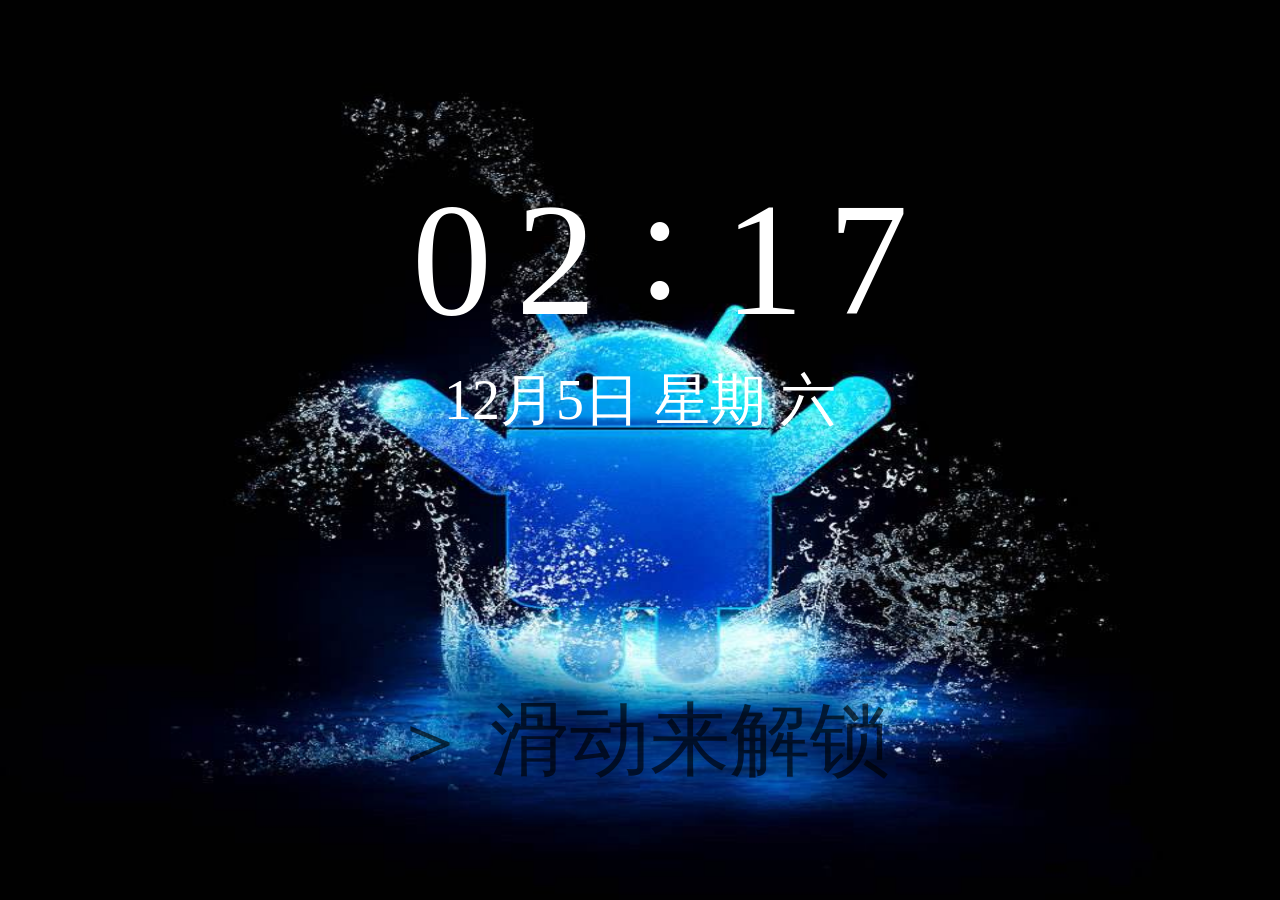
<file: Android/index.html>
<!DOCTYPE html>
<html>
	<head>
		<meta charset="UTF-8">
		<meta name="viewport" content="width=device-width,user-scalable=no" />
		<title>手机应用</title>
		<link rel="stylesheet" type="text/css" href="css/css.css"/>
		<script type="text/javascript">
			window.onload=function(){
				var fz=document.documentElement.clientWidth/20;
				document.getElementsByTagName("html")[0].style.fontSize=fz+"px";
				var interface=document.getElementById("interface");
				interface.style.display="block";
			}
		</script>
	</head>
	<body>
		<div id="interface">
			<div id="use_box">
				<div class="use"></div>
				<div class="use"></div>
				<div class="use"></div>
				<div class="use"></div>
				<div class="use"></div>
			</div>
			<div id="menu">
				<span class="lockScreen">锁屏</span>
			</div>
			<div id="shade"></div>
			<div id="shade1">	
				<div id="time_box">
					<div id="time" class="clearfix">
						<ul class="time_ul"><li></li></ul>
						<ul class="time_ul"><li></li></ul>
						<ul class="time_ul"><li></li></ul>
						<ul class="time_ul"><li></li></ul>
						<ul class="time_ul"><li></li></ul>
					</div>
					<div id="time_text"></div>
				</div>
				<div id="clear_box">＞ 滑动来解锁</div>
			</div>
		</div>
		<script src="TweenMax.min.js"></script>
		<script src="m.Tween.js"></script>
		<script src="jquery-3.1.1.js"></script>
		<script src="js/data.js"></script>
		<script src="js/data1.js"></script>
		<script src="js/html.js"></script>
		<script src="js/vr.js"></script>
		<script src="js/QQ.js"></script>
		<script src="js/animation.js"></script>
		<script src="js/index.js"></script>
	</body>
</html>
</file>
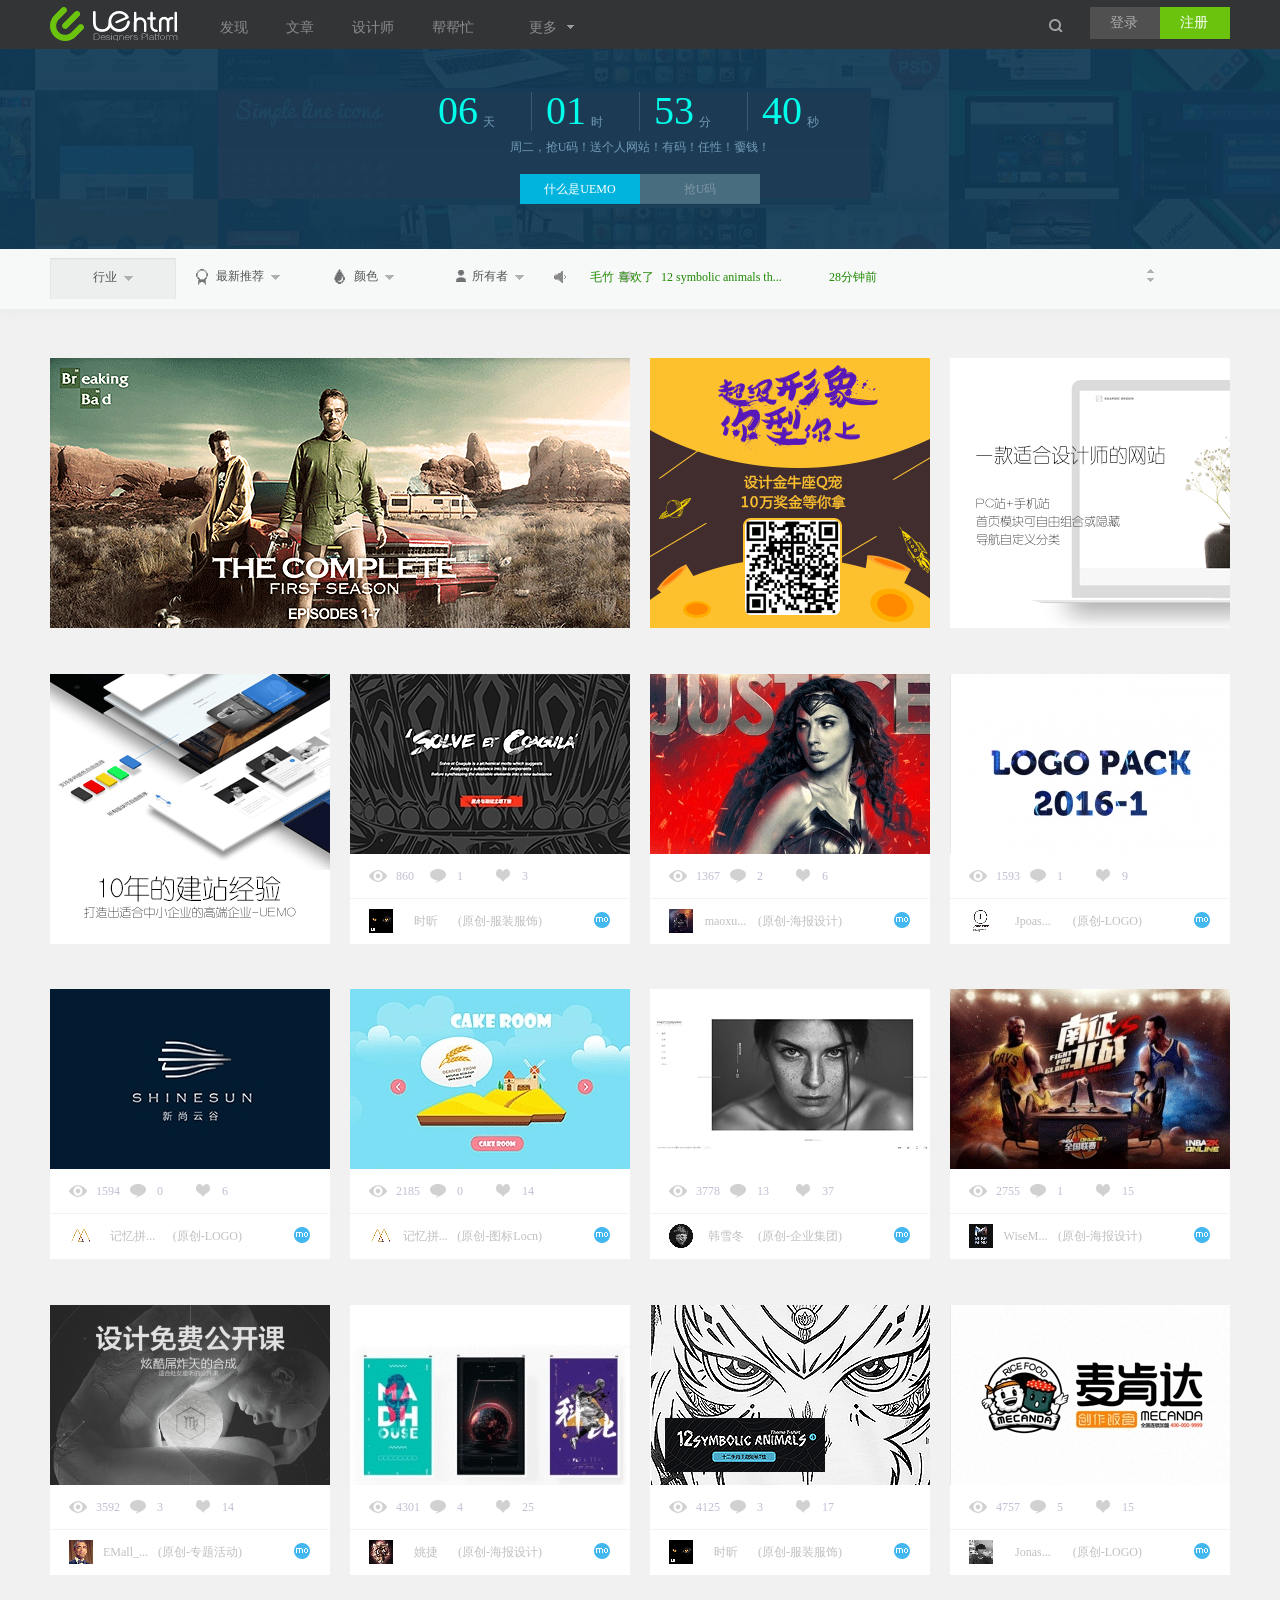
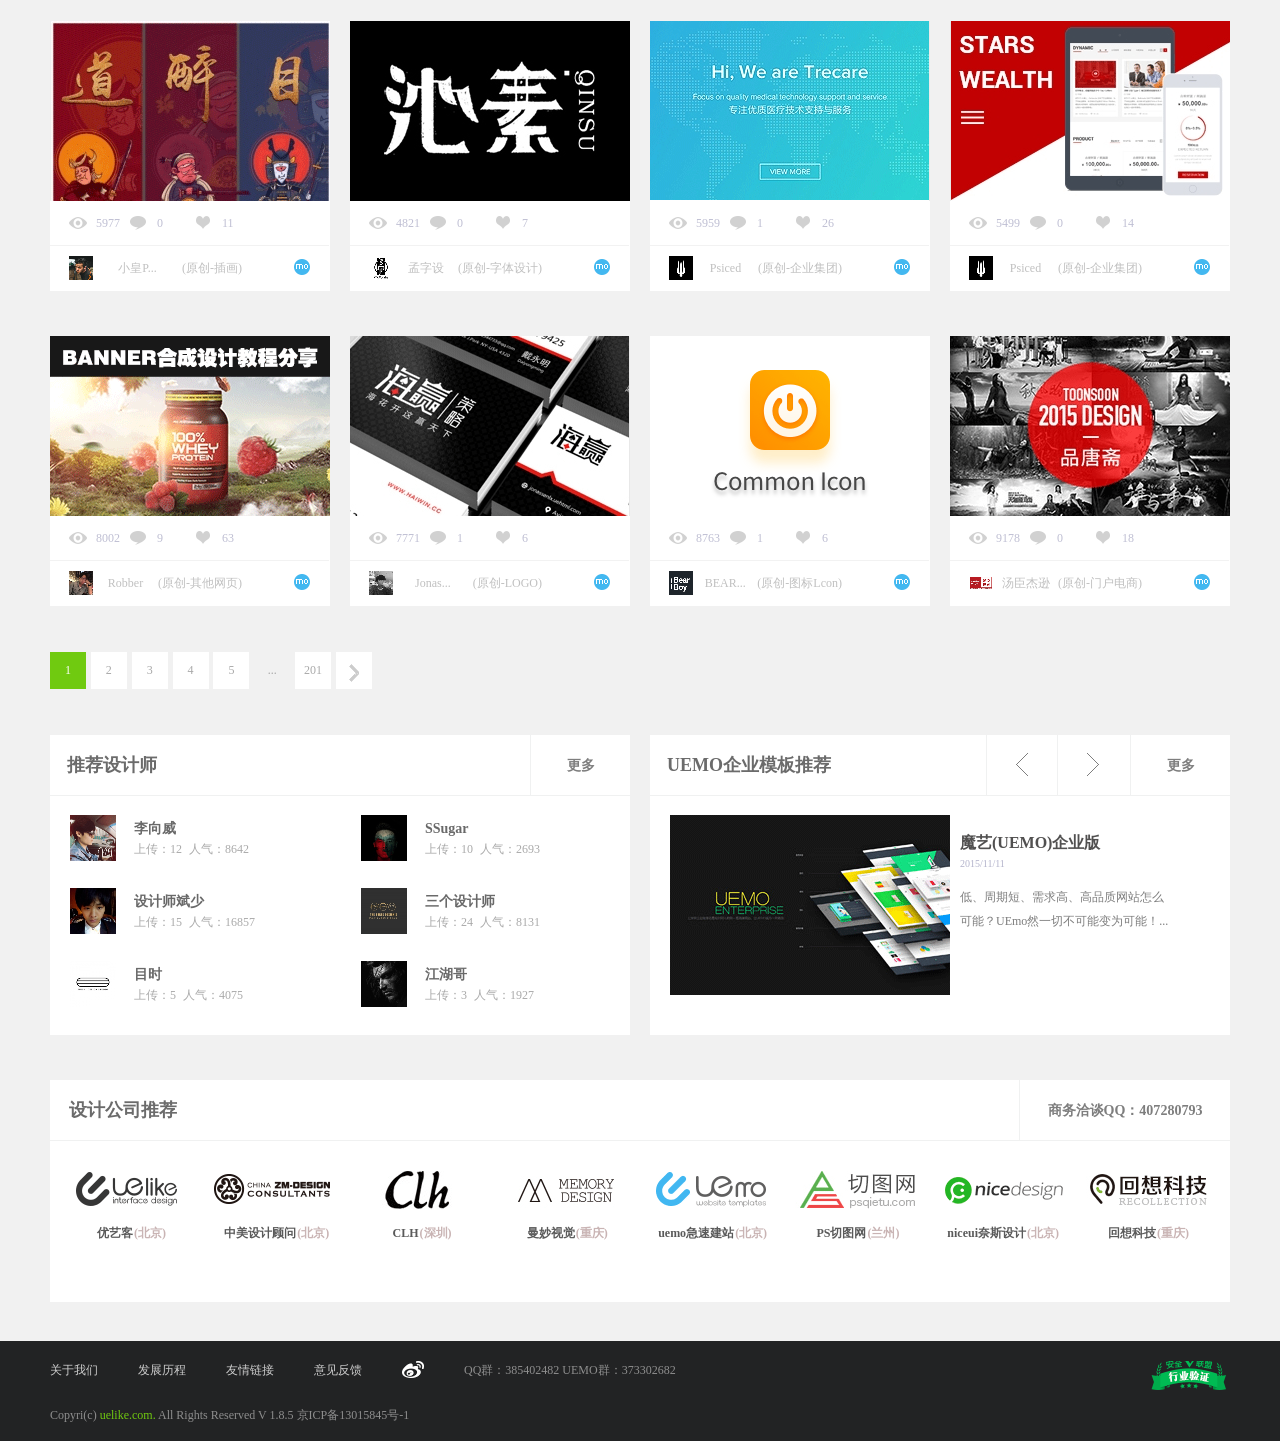
<file: PC/index.html>
<!DOCTYPE html>
<html>
	<head>
		<meta charset="utf-8" />
		<title></title>
		<link rel="stylesheet" href="css/index.css">
		<link rel="stylesheet" href="css/reset.css">
		<link rel="stylesheet" href="css/tool.css">
		<link rel="stylesheet" href="css/teng.css">
	</head>
	<body>
		<!--头部-->
		<header id="head">
			<!--顶部-->
			<div class="head_top">
				<div class="top_box unify clearfix">
					<h1 class="head_logo">
						<a href="" class="logo_content"></a>
					</h1>
					<nav class="navigation clearfix">
						<a href="" class="classify">发现</a>
						<a href="" class="classify">文章</a>
						<a href="" class="classify">设计师</a>
						<a href="" class="classify">帮帮忙</a>
						<a href="" class="classify xiaochu">
							<span class="text">更多</span>
							<span class="more"></span>
						</a>
					</nav>
					<div class="use clearfix">
						<a href="find" class="find">
							<span class="find_img"></span>
						</a>
						<a href="find" class="find debark">登录</a>
						<a href="find" class="find login">注册</a>
					</div>
				</div>
			</div>
			<!--头部2-->
			<div class="top_box2">
				<div class="top2 unify">
					<div class="notice_box">
						<ul class="time clearfix">
							<li class="time_content">
								<span class="figure">06</span>
								<span class="unit">天</span>
							</li>
							<li class="time_content">
								<span class="figure">01</span>
								<span class="unit">时</span>
							</li>
							<li class="time_content">
								<span class="figure">53</span>
								<span class="unit">分</span>
							</li>
							<li class="time_content bg-1">
								<span class="figure">40</span>
								<span class="unit">秒</span>
							</li>
						</ul>
						<div class="ad_text">周二，抢U码！送个人网站！有码！任性！嫑钱！</div>
						<div class="ad_select clearfix">
							<a href="" class="doubt doubt_bg">什么是UEMO</a>
							<a href="" class="doubt doubt_bg2">抢U码</a>
						</div>
					</div>
				</div>
			</div>
			<!--头部3-->
			<div class="top3">
				<div class="classify1 unify clearfix">
					<div class="menu">
						<div class="industry_box1">
							<a href="" class="industry">
								<span class="industry_text">行业</span>
								<span class="map"></span>
							</a>
						</div>
						<ul class="industry_box second">
							<li class="industry_content">
								<a href="" class="industry_text1">行业</a>
							</li>
							<li class="industry_content second1">
								<a href="" class="industry_text1">网页</a>
								<div class="second_1">
									<ul class="second_1-box">
										<li class="business_frame">
											<a href="" class="industry_text1">企业管理</a>
										</li>
										<li class="business_frame">
											<a href="" class="industry_text1">专题活动</a>
										</li>
										<li class="business_frame">
											<a href="" class="industry_text1">门户电商</a>
										</li>
										<li class="business_frame">
											<a href="" class="industry_text1">游戏网页</a>
										</li>
										<li class="business_frame">
											<a href="" class="industry_text1">汽车/车类</a>
										</li>
										<li class="business_frame">
											<a href="" class="industry_text1">服装服饰</a>
										</li>
										<li class="business_frame">
											<a href="" class="industry_text1">餐饮美食</a>
										</li>
										<li class="business_frame">
											<a href="" class="industry_text1">其他网页</a>
										</li>
									</ul>
								</div>
							</li>
							<li class="industry_content second2">
								<a href="" class="industry_text1">GUI</a>
								<div class="second_2">
									<ul class="second_1-box">
										<li class="business_frame">
											<a href="" class="industry_text1">图标lcon</a>
										</li>
										<li class="business_frame">
											<a href="" class="industry_text1">移动应用</a>
										</li>
										<li class="business_frame">
											<a href="" class="industry_text1">界面设计</a>
										</li>
										<li class="business_frame">
											<a href="" class="industry_text1">原型/UE</a>
										</li>
										<li class="business_frame">
											<a href="" class="industry_text1">UI动效</a>
										</li>
										<li class="business_frame">
											<a href="" class="industry_text1">其他GUI</a>
										</li>
									</ul>
								</div>
							</li>
							<li class="industry_content second3">
								<a href="" class="industry_text1">平面</a>
								<div class="second_2 second_3">
									<ul class="second_1-box">
										<li class="business_frame">
											<a href="" class="industry_text1">VI/CI</a>
										</li>
										<li class="business_frame">
											<a href="" class="industry_text1">LOGO</a>
										</li>
										<li class="business_frame">
											<a href="" class="industry_text1">字体设计</a>
										</li>
										<li class="business_frame">
											<a href="" class="industry_text1">海报设计</a>
										</li>
										<li class="business_frame">
											<a href="" class="industry_text1">图形设计</a>
										</li>
										<li class="business_frame">
											<a href="" class="industry_text1">包装设计</a>
										</li>
										<li class="business_frame">
											<a href="" class="industry_text1">其他平面</a>
										</li>
									</ul>
								</div>
							</li>
							<li class="industry_content second4">
								<a href="" class="industry_text1">摄影</a>
								<div class="second_2 second_4">
									<ul class="second_1-box">
										<li class="business_frame">
											<a href="" class="industry_text1">人像摄影n</a>
										</li>
										<li class="business_frame">
											<a href="" class="industry_text1">风光摄影</a>
										</li>
										<li class="business_frame">
											<a href="" class="industry_text1">婚礼婚纱</a>
										</li>
										<li class="business_frame">
											<a href="" class="industry_text1">摄影后期</a>
										</li>
										<li class="business_frame">
											<a href="" class="industry_text1">其他摄影</a>
										</li>
									</ul>
								</div>
							</li>
							<li class="industry_content second5">
								<a href="" class="industry_text1">其他</a>
								<div class="second_2 second_5">
									<ul class="second_1-box">
										<li class="business_frame">
											<a href="" class="industry_text1">插画</a>
										</li>
										<li class="business_frame">
											<a href="" class="industry_text1">三维</a>
										</li>
										<li class="business_frame">
											<a href="" class="industry_text1">建筑设计</a>
										</li>
										<li class="business_frame">
											<a href="" class="industry_text1">其他</a>
										</li>
									</ul>
								</div>
							</li>
						</ul>
					</div>
					<div class="newest_box">
						<div class="industry_box2">
							<a href="" class="industry">
								<span class="map1"></span>
								<span class="industry_text">最新推荐</span>
								<span class="map"></span>
							</a>
						</div>
						<ul class="industry_box newest_menu">
							<li class="industry_content">
								<a href="" class="industry_text1">最新推荐</a>
							</li>
							<li class="industry_content second1">
								<a href="" class="industry_text1">最多喜欢</a>
							</li>
							<li class="industry_content second2">
								<a href="" class="industry_text1">最多浏览</a>
							</li>
							<li class="industry_content second3">
								<a href="" class="industry_text1">最多评论</a>
							</li>
							<li class="industry_content second4">
								<a href="" class="industry_text1">最新发布</a>
							</li>
						</ul>
					</div>
					<div class="newest_box">
						<div class="industry_box2">
							<a href="" class="industry">
								<span class="map1 map3"></span>
								<span class="industry_text">颜色</span>
								<span class="map"></span>
							</a>
						</div>
						<ul class="industry_box newest_menu colour_box">
							<!--第一行-->
							<li class="colour_frame">
								<a href="" class="colour_content" style="background:#fff ;"></a>
							</li>
							<li class="colour_frame">
								<a href="" class="colour_content" style="background: #c9f5ff;"></a>
							</li>
							<li class="colour_frame">
								<a href="" class="colour_content" style="background: #cbdeff;"></a>
							</li>
							<li class="colour_frame">
								<a href="" class="colour_content" style="background: #bfb6ff;"></a>
							</li>
							<li class="colour_frame">
								<a href="" class="colour_content" style="background: #d7b6ff;"></a>
							</li>
							<li class="colour_frame">
								<a href="" class="colour_content" style="background: #efbfdd;"></a>
							</li>
							<li class="colour_frame">
								<a href="" class="colour_content" style="background: #ffcfc1;"></a>
							</li>
							<li class="colour_frame">
								<a href="" class="colour_content" style="background:#ffe8c5 ;"></a>
							</li>
							<li class="colour_frame">
								<a href="" class="colour_content" style="background:#fff6d4 ;"></a>
							</li>
							<li class="colour_frame">
								<a href="" class="colour_content" style="background: #e2efc3;"></a>
							</li>
							<!--第二行-->
							<li class="colour_frame">
								<a href="" class="colour_content" style="background: #dbdbdb;"></a>
							</li>
							<li class="colour_frame">
								<a href="" class="colour_content" style="background: #67e2ff;"></a>
							</li>
							<li class="colour_frame">
								<a href="" class="colour_content" style="background: #69a1ff;"></a>
							</li>
							<li class="colour_frame">
								<a href="" class="colour_content" style="background: #6a55ff;"></a>
							</li>
							<li class="colour_frame">
								<a href="" class="colour_content" style="background:#a155ff ;"></a>
							</li>
							<li class="colour_frame">
								<a href="" class="colour_content" style="background: #e16cb3;"></a>
							</li>
							<li class="colour_frame">
								<a href="" class="colour_content" style="background:#ff835f ;"></a>
							</li>
							<li class="colour_frame">
								<a href="" class="colour_content" style="background:#ffc265 ;"></a>
							</li>
							<li class="colour_frame">
								<a href="" class="colour_content" style="background:#ffe371 ;"></a>
							</li>
							<li class="colour_frame">
								<a href="" class="colour_content" style="background: #c0e073;"></a>
							</li>
							<!--第三行-->
							<li class="colour_frame">
								<a href="" class="colour_content" style="background: #9b9b9b;"></a>
							</li>
							<li class="colour_frame">
								<a href="" class="colour_content" style="background:#0dd1ff ;"></a>
							</li>
							<li class="colour_frame">
								<a href="" class="colour_content" style="background:#0f67ff ;"></a>
							</li>
							<li class="colour_frame">
								<a href="" class="colour_content" style="background:#1e00fb ;"></a>
							</li>
							<li class="colour_frame">
								<a href="" class="colour_content" style="background:#7000fb ;"></a>
							</li>
							<li class="colour_frame">
								<a href="" class="colour_content" style="background:#dd1690 ;"></a>
							</li>
							<li class="colour_frame">
								<a href="" class="colour_content" style="background:#ff3d05 ;"></a>
							</li>
							<li class="colour_frame">
								<a href="" class="colour_content" style="background: #ff9e0a;"></a>
							</li>
							<li class="colour_frame">
								<a href="" class="colour_content" style="background:#ffd118 ;"></a>
							</li>
							<li class="colour_frame">
								<a href="" class="colour_content" style="background:#a4dc1c ;"></a>
							</li>
							<!--第四行-->
							<li class="colour_frame">
								<a href="" class="colour_content" style="background: #4d4d4d;"></a>
							</li>
							<li class="colour_frame">
								<a href="" class="colour_content" style="background: #0091b2;"></a>
							</li>
							<li class="colour_frame">
								<a href="" class="colour_content" style="background:#0042b4 ;"></a>
							</li>
							<li class="colour_frame">
								<a href="" class="colour_content" style="background: #1300a1;"></a>
							</li>
							<li class="colour_frame">
								<a href="" class="colour_content" style="background:#4800a1 ;"></a>
							</li>
							<li class="colour_frame">
								<a href="" class="colour_content" style="background:#9c0060 ;"></a>
							</li>
							<li class="colour_frame">
								<a href="" class="colour_content" style="background: #ac0000;"></a>
							</li>
							<li class="colour_frame">
								<a href="" class="colour_content" style="background: #af6900;"></a>
							</li>
							<li class="colour_frame">
								<a href="" class="colour_content" style="background: #bb9600;"></a>
							</li>
							<li class="colour_frame">
								<a href="" class="colour_content" style="background: #729f00;"></a>
							</li>
							<!--第五行-->
							<li class="colour_frame">
								<a href="" class="colour_content" style="background: #161616;"></a>
							</li>
							<li class="colour_frame">
								<a href="" class="colour_content" style="background:#00586d ;"></a>
							</li>
							<li class="colour_frame">
								<a href="" class="colour_content" style="background: #00296e;"></a>
							</li>
							<li class="colour_frame">
								<a href="" class="colour_content" style="background: #0a005d;"></a>
							</li>
							<li class="colour_frame">
								<a href="" class="colour_content" style="background:#2a005d ;"></a>
							</li>
							<li class="colour_frame">
								<a href="" class="colour_content" style="background:#560035 ;"></a>
							</li>
							<li class="colour_frame">
								<a href="" class="colour_content" style="background:#661600 ;"></a>
							</li>
							<li class="colour_frame">
								<a href="" class="colour_content" style="background:#693f00 ;"></a>
							</li>
							<li class="colour_frame">
								<a href="" class="colour_content" style="background:#765e00 ;"></a>
							</li>
							<li class="colour_frame">
								<a href="" class="colour_content" style="background:#405a00 ;"></a>
							</li>
						</ul>
					</div>
					<div class="newest_box">
						<div class="industry_box2">
							<a href="" class="industry">
								<span class="map1 map4"></span>
								<span class="industry_text">所有者</span>
								<span class="map"></span>
							</a>
						</div>
						<ul class="industry_box newest_menu">
							<li class="industry_content">
								<a href="" class="industry_text1">所有者</a>
							</li>
							<li class="industry_content second1">
								<a href="" class="industry_text1">原创</a>
							</li>
							<li class="industry_content second2">
								<a href="" class="industry_text1">转载</a>
							</li>
						</ul>
					</div>
					<div class="notification_box">
						<span class="notification_img"></span>
						<span class="notification_text name">毛竹</span>
						<span class="notification_text love">喜欢了</span>
						<span class="notification_text song_name">12 symbolic animals th...</span>
						<span class="notification_text  time_1">28分钟前</span>
					</div>
					<div class="choice_box">
						<a href="" class="top_img"></a>
						<a href="" class="top_img bottom_img"></a>
					</div>
				</div>
			</div>
		</header>
		<section id="centent">
			<ul class="ad_box unify">
				<li class="movie_box">
					<a href="">
						<img src="img/movie.png"/>
					</a>
				</li>
				<li class="rests_box">
					<a href="">
						<img src="img/rests_ad.png"/>
					</a>
				</li>
				<li class="rests_box">
					<a href="">
						<img src="img/rests_ad1.png"/>
					</a>
				</li>
				<li class="rests_box">
					<a href="">
						<img src="img/rests_ad2.png"/>
					</a>
				</li>
				<li class="rests_box">
					<a href="" class="variety_img">
						<img src="img/variety_ad.png">
					</a>
					<div class="variety_content">
						<span class="message">860</span>
						<span class="message discuss">1</span>
						<span class="message love">3</span>
					</div>
					<div class="variety_text clearfix">
						<div class="name_box">
							<img src="img/black.png" alt="">
							<span class="name_text">时昕</span>
							<span class="name_text">(原创-服装服饰)</span>
						</div>
						<div class="name_img"></div>
					</div>
				</li>
				<li class="rests_box">
					<a href="" class="variety_img">
						<img src="img/poster.png">
					</a>
					<div class="variety_content">
						<span class="message">1367</span>
						<span class="message discuss">2</span>
						<span class="message love">6</span>
					</div>
					<div class="variety_text clearfix">
						<div class="name_box">
							<img src="img/icl.png" alt="">
							<span class="name_text">maoxu...</span>
							<span class="name_text">(原创-海报设计)</span>
						</div>
						<div class="name_img"></div>
					</div>
				</li>
				<li class="rests_box">
					<a href="" class="variety_img">
						<img src="img/date.png">
					</a>
					<div class="variety_content">
						<span class="message">1593</span>
						<span class="message discuss">1</span>
						<span class="message love">9</span>
					</div>
					<div class="variety_text clearfix">
						<div class="name_box">
							<img src="img/clock.png" alt="">
							<span class="name_text">Jpoas...</span>
							<span class="name_text">(原创-LOGO)</span>
						</div>
						<div class="name_img"></div>
					</div>
				</li>
				<li class="rests_box">
					<a href="" class="variety_img">
						<img src="img/ad.png">
					</a>
					<div class="variety_content">
						<span class="message">1594</span>
						<span class="message discuss">0</span>
						<span class="message love">6</span>
					</div>
					<div class="variety_text clearfix">
						<div class="name_box">
							<img src="img/icl_1.png" alt="">
							<span class="name_text">记忆拼...</span>
							<span class="name_text">(原创-LOGO)</span>
						</div>
						<div class="name_img"></div>
					</div>
				</li>
				<li class="rests_box">
					<a href="" class="variety_img">
						<img src="img/cartoon.png">
					</a>
					<div class="variety_content">
						<span class="message">2185</span>
						<span class="message discuss">0</span>
						<span class="message love">14</span>
					</div>
					<div class="variety_text clearfix">
						<div class="name_box">
							<img src="img/icl_1.png" alt="">
							<span class="name_text">记忆拼...</span>
							<span class="name_text">(原创-图标Locn)</span>
						</div>
						<div class="name_img"></div>
					</div>
				</li>
				<li class="rests_box">
					<a href="" class="variety_img">
						<img src="img/makeup.png">
					</a>
					<div class="variety_content">
						<span class="message">3778</span>
						<span class="message discuss">13</span>
						<span class="message love">37</span>
					</div>
					<div class="variety_text clearfix">
						<div class="name_box">
							<img src="img/icl_2.png" alt="">
							<span class="name_text">韩雪冬</span>
							<span class="name_text">(原创-企业集团)</span>
						</div>
						<div class="name_img"></div>
					</div>
				</li>
				<li class="rests_box">
					<a href="" class="variety_img">
						<img src="img/basketball.png">
					</a>
					<div class="variety_content">
						<span class="message">2755</span>
						<span class="message discuss">1</span>
						<span class="message love">15</span>
					</div>
					<div class="variety_text clearfix">
						<div class="name_box">
							<img src="img/icl_3.png" alt="">
							<span class="name_text">WiseM...</span>
							<span class="name_text">(原创-海报设计)</span>
						</div>
						<div class="name_img"></div>
					</div>
				</li>
				<li class="rests_box">
					<a href="" class="variety_img">
						<img src="img/begins.png">
					</a>
					<div class="variety_content">
						<span class="message">3592</span>
						<span class="message discuss">3</span>
						<span class="message love">14</span>
					</div>
					<div class="variety_text clearfix">
						<div class="name_box">
							<img src="img/icl_4.png" alt="">
							<span class="name_text">EMall_...</span>
							<span class="name_text">(原创-专题活动)</span>
						</div>
						<div class="name_img"></div>
					</div>
				</li>
				<li class="rests_box">
					<a href="" class="variety_img">
						<img src="img/basketball_ad.png">
					</a>
					<div class="variety_content">
						<span class="message">4301</span>
						<span class="message discuss">4</span>
						<span class="message love">25</span>
					</div>
					<div class="variety_text clearfix">
						<div class="name_box">
							<img src="img/icl_5.png" alt="">
							<span class="name_text">姚捷</span>
							<span class="name_text">(原创-海报设计)</span>
						</div>
						<div class="name_img"></div>
					</div>
				</li>
				<li class="rests_box">
					<a href="" class="variety_img">
						<img src="img/sketch.png">
					</a>
					<div class="variety_content">
						<span class="message">4125</span>
						<span class="message discuss">3</span>
						<span class="message love">17</span>
					</div>
					<div class="variety_text clearfix">
						<div class="name_box">
							<img src="img/black.png" alt="">
							<span class="name_text">时昕</span>
							<span class="name_text">(原创-服装服饰)</span>
						</div>
						<div class="name_img"></div>
					</div>
				</li>
				<li class="rests_box">
					<a href="" class="variety_img">
						<img src="img/name.png">
					</a>
					<div class="variety_content">
						<span class="message">4757</span>
						<span class="message discuss">5</span>
						<span class="message love">15</span>
					</div>
					<div class="variety_text clearfix">
						<div class="name_box">
							<img src="img/icl_6.png" alt="">
							<span class="name_text">Jonas...</span>
							<span class="name_text">(原创-LOGO)</span>
						</div>
						<div class="name_img"></div>
					</div>
				</li>
				<li class="rests_box">
					<a href="" class="variety_img">
						<img src="img/feature.png">
					</a>
					<div class="variety_content">
						<span class="message">5977</span>
						<span class="message discuss">0</span>
						<span class="message love">11</span>
					</div>
					<div class="variety_text clearfix">
						<div class="name_box">
							<img src="img/icl_7.png" alt="">
							<span class="name_text">小皇P...</span>
							<span class="name_text">(原创-插画)</span>
						</div>
						<div class="name_img"></div>
					</div>
				</li>
				<li class="rests_box">
					<a href="" class="variety_img">
						<img src="img/character.png">
					</a>
					<div class="variety_content">
						<span class="message">4821</span>
						<span class="message discuss">0</span>
						<span class="message love">7</span>
					</div>
					<div class="variety_text clearfix">
						<div class="name_box">
							<img src="img/icl_8.png" alt="">
							<span class="name_text">孟字设</span>
							<span class="name_text">(原创-字体设计)</span>
						</div>
						<div class="name_img"></div>
					</div>
				</li>
				<li class="rests_box">
					<a href="" class="variety_img">
						<img src="img/English.png">
					</a>
					<div class="variety_content">
						<span class="message">5959</span>
						<span class="message discuss">1</span>
						<span class="message love">26</span>
					</div>
					<div class="variety_text clearfix">
						<div class="name_box">
							<img src="img/icl_9.png" alt="">
							<span class="name_text">Psiced</span>
							<span class="name_text">(原创-企业集团)</span>
						</div>
						<div class="name_img"></div>
					</div>
				</li>
				<li class="rests_box">
					<a href="" class="variety_img">
						<img src="img/pad.png">
					</a>
					<div class="variety_content">
						<span class="message">5499</span>
						<span class="message discuss">0</span>
						<span class="message love">14</span>
					</div>
					<div class="variety_text clearfix">
						<div class="name_box">
							<img src="img/icl_9.png" alt="">
							<span class="name_text">Psiced</span>
							<span class="name_text">(原创-企业集团)</span>
						</div>
						<div class="name_img"></div>
					</div>
				</li>
				<li class="rests_box">
					<a href="" class="variety_img">
						<img src="img/liquid.png">
					</a>
					<div class="variety_content">
						<span class="message">8002</span>
						<span class="message discuss">9</span>
						<span class="message love">63</span>
					</div>
					<div class="variety_text clearfix">
						<div class="name_box">
							<img src="img/icl_10.png" alt="">
							<span class="name_text">Robber</span>
							<span class="name_text">(原创-其他网页)</span>
						</div>
						<div class="name_img"></div>
					</div>
				</li>
				<li class="rests_box">
					<a href="" class="variety_img">
						<img src="img/book.png">
					</a>
					<div class="variety_content">
						<span class="message">7771</span>
						<span class="message discuss">1</span>
						<span class="message love">6</span>
					</div>
					<div class="variety_text clearfix">
						<div class="name_box">
							<img src="img/icl_11.png" alt="">
							<span class="name_text">Jonas...</span>
							<span class="name_text">(原创-LOGO)</span>
						</div>
						<div class="name_img"></div>
					</div>
				</li>
				<li class="rests_box">
					<a href="" class="variety_img">
						<img src="img/button.png">
					</a>
					<div class="variety_content">
						<span class="message">8763</span>
						<span class="message discuss">1</span>
						<span class="message love">6</span>
					</div>
					<div class="variety_text clearfix">
						<div class="name_box">
							<img src="img/icl_12.png" alt="">
							<span class="name_text">BEAR...</span>
							<span class="name_text">(原创-图标Lcon)</span>
						</div>
						<div class="name_img"></div>
					</div>
				</li>
				<li class="rests_box">
					<a href="" class="variety_img">
						<img src="img/books.png">
					</a>
					<div class="variety_content">
						<span class="message">9178</span>
						<span class="message discuss">0</span>
						<span class="message love">18</span>
					</div>
					<div class="variety_text clearfix">
						<div class="name_box">
							<img src="img/icl_13.png" alt="">
							<span class="name_text">汤臣杰逊</span>
							<span class="name_text">(原创-门户电商)</span>
						</div>
						<div class="name_img"></div>
					</div>
				</li>
				<li class="rests_box movie_frema">
					<div class="paging">
						<a href="" class="paging_text one">1</a>
						<a href="" class="paging_text">2</a>
						<a href="" class="paging_text">3</a>
						<a href="" class="paging_text">4</a>
						<a href="" class="paging_text">5</a>
						<a href="" class="paging_text dot_bg">...</a>
						<a href="" class="paging_text">201</a>
						<a href="" class="paging_text">
							<span class="right_bg"></span>
						</a>
					</div>					
				</li>
				<li class="movie_box introduce_box clearfix">
					<h3 class="head_title">
						<div class="recommend">推荐设计师</div>
						<a href="" class="more_text">更多</a>
					</h3>
					<div class="focus_box">
						<a href="" class="focus_frame clearfix">
							<img  class="focus_img" src="img/man_name.png" alt="">
							<span class="man_frame">
								<strong class="man_name1">李向威</strong>
								<span class="material_frame">
									<i class="material">上传：12</i>
									<i class="material">人气：8642</i>
								</span>	
							</span>
						</a>
						<a href="" class="focus_frame clearfix">
							<img  class="focus_img" src="img/name_2.png" alt="">
							<span class="man_frame">
								<strong class="man_name1">SSugar</strong>
								<span class="material_frame">
									<i class="material">上传：10</i>
									<i class="material">人气：2693</i>
								</span>	
							</span>
						</a>
						<a href="" class="focus_frame clearfix">
							<img  class="focus_img" src="img/name_1.png" alt="">
							<span class="man_frame">
								<strong class="man_name1">设计师斌少</strong>
								<span class="material_frame">
									<i class="material">上传：15</i>
									<i class="material">人气：16857</i>
								</span>	
							</span>
						</a>
						<a href="" class="focus_frame clearfix">
							<img  class="focus_img" src="img/name_3.png" alt="">
							<span class="man_frame">
								<strong class="man_name1">三个设计师</strong>
								<span class="material_frame">
									<i class="material">上传：24</i>
									<i class="material">人气：8131</i>
								</span>	
							</span>
						</a>
						<a href="" class="focus_frame clearfix">
							<img  class="focus_img" src="img/name_4.png" alt="">
							<span class="man_frame">
								<strong class="man_name1">目时</strong>
								<span class="material_frame">
									<i class="material">上传：5</i>
									<i class="material">人气：4075</i>
								</span>	
							</span>
						</a>
						<a href="" class="focus_frame clearfix">
							<img  class="focus_img" src="img/name_5.png" alt="">
							<span class="man_frame">
								<strong class="man_name1">江湖哥</strong>
								<span class="material_frame">
									<i class="material">上传：3</i>
									<i class="material">人气：1927</i>
								</span>	
							</span>
						</a>
					</div>
				</li>
				<li class="movie_box introduce_box clearfix">
					<h3 class="head_title">
						<div class="recommend">UEMO企业模板推荐</div>
						<div class="option1">
							<a href class="left_frame1"></a>
							<a href class="left_frame1 right_frame1"></a>
							<a href class="more_text">更多</a>
						</div>
					</h3>
					<div class="focus_box clearfix">
						<a href="" class="production">
							<img src="img/production.png" alt="">
						</a>
						<div class="production_text">
							<strong class="production_title">魔艺(UEMO)企业版</strong>	
							<span class="date">2015/11/11</span>
							<span class="details">
								低、周期短、需求高、高品质网站怎么可能？UEmo然一切不可能变为可能！...</span>
						</div>
					</div>
				</li>
				<li class="unify clearfix logo_bg">
					<h3 class="head_title clearfix logo_box">
						<div class="recommend firm">设计公司推荐</div>
						<a href="" class="more_text connection">商务洽谈QQ：407280793</a>
					</h3>
					<div class="firm_box">
						<a href="" class="logo_frame ">
							<span class="logo_img"></span>
							<span class="logo_text">优艺客
								<i class="site">(北京)</i>
							</span>
						</a>
						<a href="" class="logo_frame">
							<span class="logo_img img2"></span>
							<span class="logo_text">中美设计顾问
								<i class="site">(北京)</i>
							</span>
						</a>
						<a href="" class="logo_frame">
							<span class="logo_img img3"></span>
							<span class="logo_text">CLH
								<i class="site">(深圳)</i>
							</span>
						</a>
						<a href="" class="logo_frame">
							<span class="logo_img img4"></span>
							<span class="logo_text">曼妙视觉
								<i class="site">(重庆)</i>
							</span>
						</a>
						<a href="" class="logo_frame">
							<span class="logo_img img5"></span>
							<span class="logo_text">uemo急速建站
								<i class="site">(北京)</i>
							</span>
						</a>
						<a href="" class="logo_frame">
							<span class="logo_img img6"></span>
							<span class="logo_text">PS切图网
								<i class="site">(兰州)</i>
							</span>
						</a>
						<a href="" class="logo_frame">
							<span class="logo_img img7"></span>
							<span class="logo_text">niceui奈斯设计
								<i class="site">(北京)</i>
							</span>
						</a>
						<a href="" class="logo_frame">
							<span class="logo_img img8"></span>
							<span class="logo_text">回想科技
								<i class="site">(重庆)</i>
							</span>
						</a>
					</div>
				</li>
			</ul>
		</section>
		<footer id="footer">
			<div class="unify copyright_box">
				<div class="copyright clearfix">
					<a href="" class="connect_bottom">关于我们</a>
					<a href="" class="connect_bottom">发展历程</a>
					<a href="" class="connect_bottom">友情链接</a>
					<a href="" class="connect_bottom">意见反馈</a>
					<a href="" class="connect_bottom">
						<img src="img/blogs.png" alt="">
					</a>
					<div class="QQ">
						<a href="" class="group">QQ群：385402482</a>
						<a href="" class="group">UEMO群：373302682</a>
					</div>
				</div>
				<div class="website">Copyri(c)
					<a href="">uelike.com.</a>
					 All Rights Reserved V 1.8.5 京ICP备13015845号-1
				</div>
				<div class="pledge">
					<img src="img/pledge.png" alt="">
				</div>
			</div>
		</footer>
	</body>
</html>
</file>
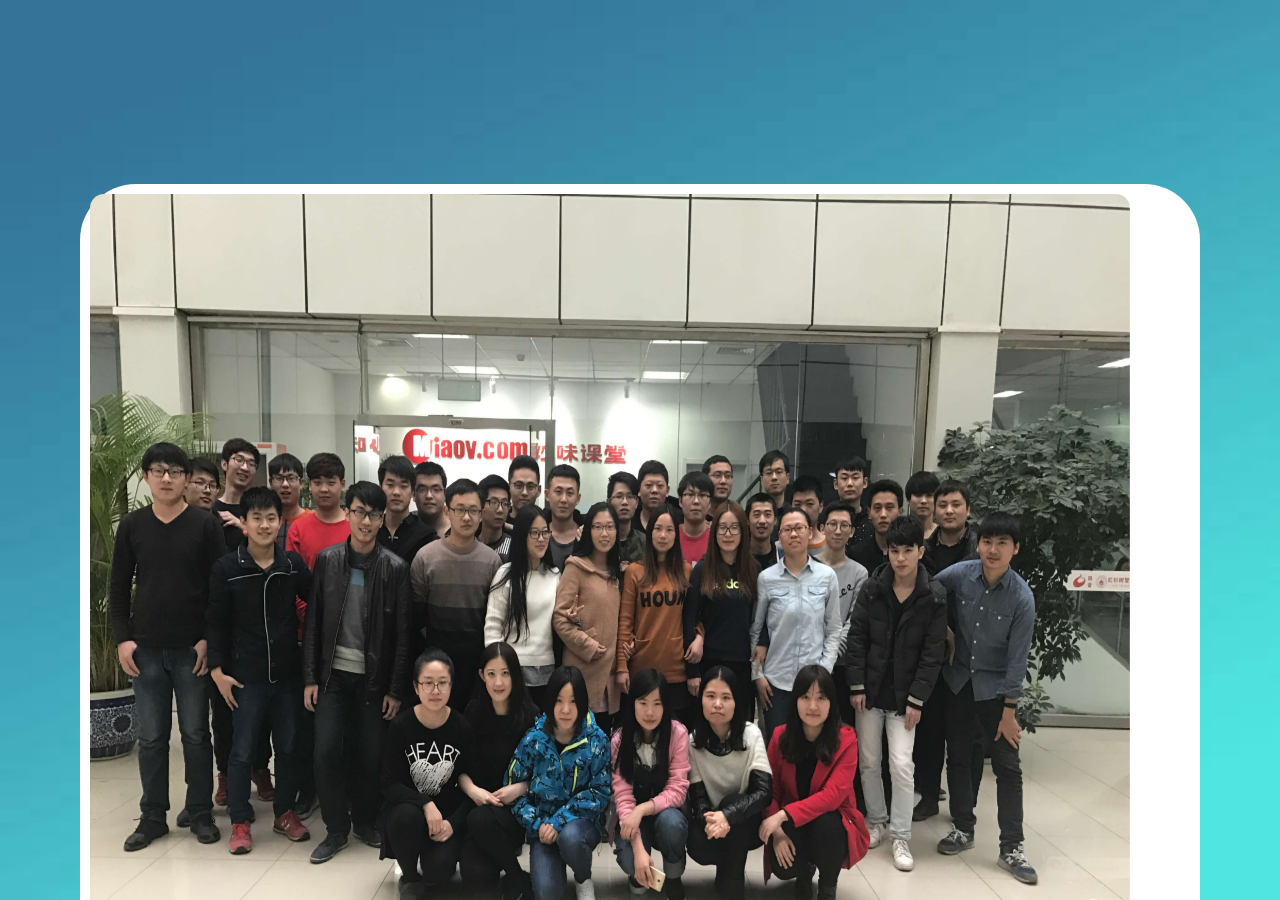
<file: SeeYouAgain/index.html>
<!DOCTYPE html>
<html>
	<head>
		<meta charset="UTF-8">
		<meta name="viewport" content="width=device-width,user-scalable=no" />
		<title></title>
		<link rel="stylesheet" type="text/css" href="css/index.css"/>
		<script type="text/javascript">
			window.onload=function(){
				var fz=document.documentElement.clientWidth/20;
				document.getElementsByTagName("html")[0].style.fontSize=fz+"px";
			}
		</script>
	</head>
	<body>
		<section id="box">
			<div class="ulBox">
		
			</div>
		</section>
		<script src="js/data.js"></script>
		<script src="js/TweenMax.min.js"></script>
		<script src="js/m.tdy.Tween.js"></script>
		<script src="js/jquery-3.1.1.js"></script>
		<script src="js/index.js"></script>
	</body>
</html>
</file>
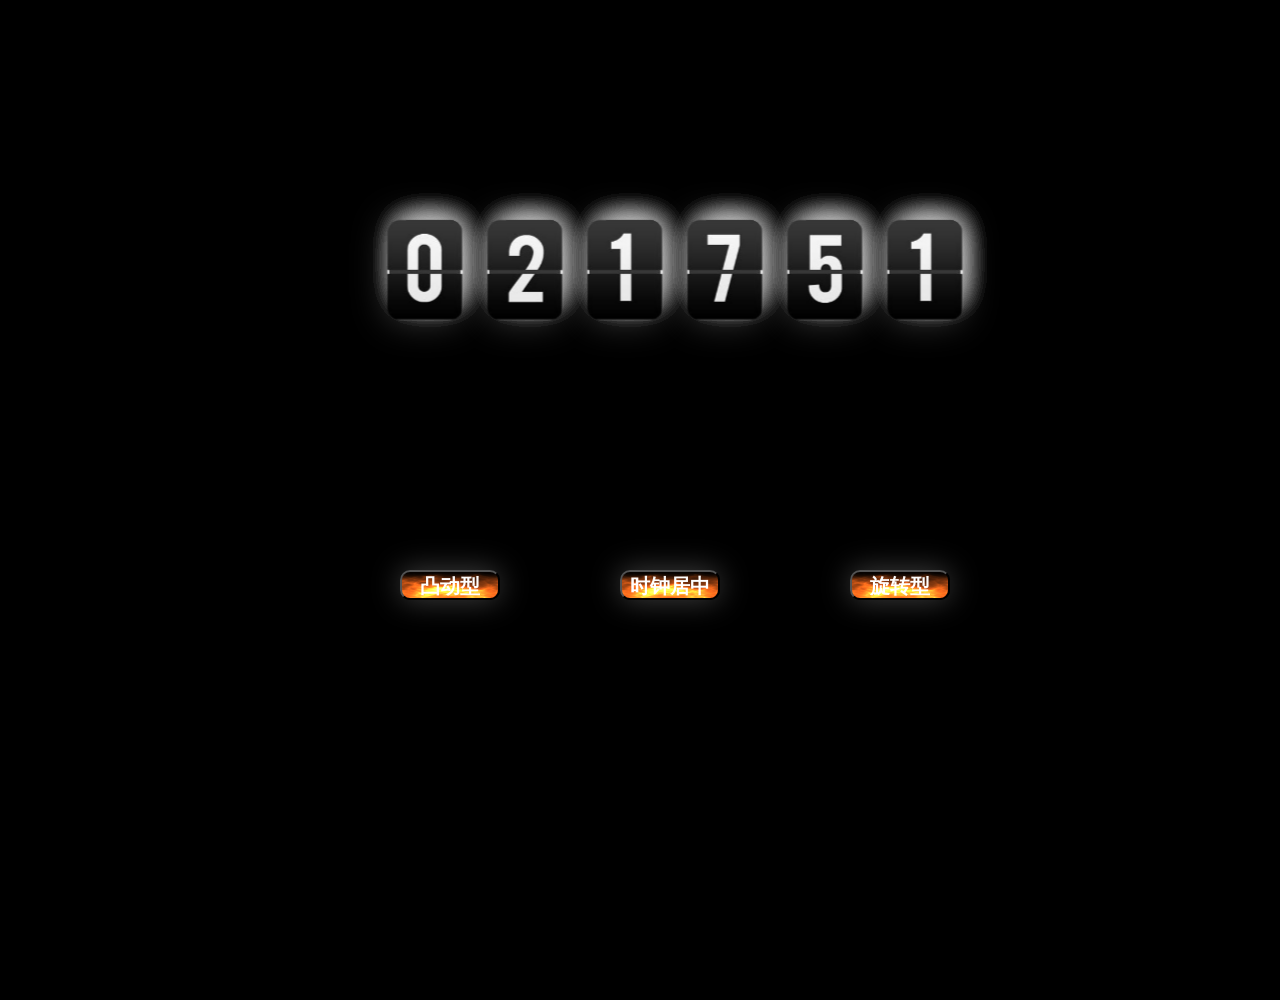
<file: 3D双模式时钟/3D时钟.html>
<!DOCTYPE html>
<html>
	<head>
		<meta charset="UTF-8">
		<title></title>
		<link rel="stylesheet" href="3D.css" />
	</head>
	<body>
		<div id="tdy">
			<div id="tdy_box"></div>	
			<input type="button" name="" id="tdy_click" value="时钟居中" />
			<input type="button" name="but" id="tdy_but1" value="凸动型" />
			<input type="button" name="but" id="tdy_but2" value="旋转型" />
		</div>
		<script type="text/javascript">
			var box=document.getElementById('tdy_box');
			var click=document.getElementById('tdy_click');
			var but=document.getElementById('tdy_but');
			var but1=document.getElementById('tdy_but1');
			var but2=document.getElementById('tdy_but2');
			var arr=["url(img/0.JPG)","url(img/1.JPG)","url(img/2.JPG)","url(img/3.JPG)","url(img/4.JPG)","url(img/5.JPG)","url(img/6.JPG)","url(img/7.JPG)","url(img/8.JPG)","url(img/9.JPG)"];
		
			var sty;
			var onoff=true;
			var tam="";
			var tam2="";
			//时钟居中
			click.onclick=function(){
				box.style.transform="rotateY(0deg)";
				click.style.boxShadow=" 0px 0px 30px 0px rgba(217,218,218,0.5)";
				but1.style.boxShadow=" 0px 0px 30px 0px rgba(217,218,218,0.3)";
				but2.style.boxShadow=" 0px 0px 30px 0px rgba(217,218,218,0.3)";
			}
		
			var str="";
			for (var i = 0; i < 6 ;i++) {
				str+="<ul id='tdy_li_box'>"
				for (var j = 0; j < 10; j++) {
					str+="<li style='background:"+arr[j]+"'></li>"
				}
				str+="</ul>";
			}
			box.innerHTML=str;
			var uls=document.getElementsByTagName('ul');
			for (var i = 0; i < uls.length; i++) {
					uls[i].style.left=i*100+"px";
					uls[i].style.marginLeft="100px";
			}
			var  lis=document.getElementsByTagName('li');
			for (var i = 0; i < lis.length; i++) {
				lis[i].style.backgroundSize="100% 100%";
				sty=lis[i].style;
				console.log(sty)
			}
			
		//旋转型	
			but2.onclick=function(){
					clearInterval(tam2);
					but2.style.boxShadow=" 0px 0px 30px 0px rgba(217,218,218,0.5)";
					but1.style.boxShadow=" 0px 0px 30px 0px rgba(217,218,218,0.3)";
					click.style.boxShadow=" 0px 0px 30px 0px rgba(217,218,218,0.3)";
				if(onoff){
					box.style.perspectiveOrigin="-500px";
					box.style.perspective="2000px";
					setTimeout(function(){
						box.style.transition=3+"s";
						box.style.perspectiveOrigin="center";
					},300)
					
					for (var i = 0; i < uls.length; i++) {
						uls[i].style.perspective="";
					}
					
					for (var i = 0; i < lis.length; i++) {
						lis[i].style.transform="rotateX("+i*36+"deg)"+"translateZ(60px)";
					}
					
					tam=setInterval(function(){
						var now=new Date();
						var s=now.getSeconds();
						var m=now.getMinutes();
						var h=now.getHours();
						s=String(s);
						m=String(m);
						h=String(h);
						//秒
						if(s.length==1){
							uls[5].style.transform="rotateX(-"+(s*36)+"deg)";
							uls[4].style.transform="rotateX(-0deg)";
						}else if(s.length==2){
							uls[5].style.transform="rotateX(-"+((s.slice(1))*36)+"deg)";
							uls[4].style.transform="rotateX(-"+((s.substr(0,1))*36)+"deg)";
						}
						
						//分
						if(m.length==1){
							uls[3].style.transform="rotateX(-"+((m*36))+"deg)";
							uls[2].style.transform="rotateX(-0deg)";
						}else if(m.length==2){
							uls[3].style.transform="rotateX(-"+((m.slice(1))*36)+"deg)";
							uls[2].style.transform="rotateX(-"+((m.substr(0,1))*36)+"deg)";
						} 
						//时
						if(h.length==1){
							uls[1].style.transform="rotateX(-"+((h*36))+"deg)";
							uls[0].style.transform="rotateX(-0deg)";
						}else if(h.length==2){
							uls[1].style.transform="rotateX(-"+((h.slice(1))*36)+"deg)";
							uls[0].style.transform="rotateX(-"+((h.substr(0,1))*36)+"deg)";
						}
						
					},1000)
				//拖拽	
				tuoZ()
					onoff=false;
				}	
			}
			
			//凸动型
			fn();
		but1.onclick=function(){
			clearInterval(tam);
			but1.style.boxShadow=" 0px 0px 30px 0px rgba(217,218,218,0.5)";
			but2.style.boxShadow=" 0px 0px 30px 0px rgba(217,218,218,0.3)";
			click.style.boxShadow=" 0px 0px 30px 0px rgba(217,218,218,0.3)"; 
			if(onoff==false){
					box.style.perspectiveOrigin="";
					box.style.perspective="";
					for (var i = 0; i < lis.length; i++) {
							lis[i].style.transform="";
						}
					for (var i = 0; i < uls.length; i++) {
							uls[i].style.transform="";
						}
					 fn();				
					onoff=true;
				}
			}
				function fn(){
						for (var i = 0; i < uls.length; i++) {
							uls[i].style.perspective="2000px";
						}
						
					tam2=setInterval(function(){
							var now=new Date();
							var s=now.getSeconds();
							var m=now.getMinutes();
							var h=now.getHours();
							s=String(s);
							m=String(m);
							h=String(h);	
							
							xinT(5,s);
							xinT(3,m)
							xinT(1,h)
						function xinT(t,d){
							for (var i = 0; i < uls[t].children.length; i++) {
								uls[t].children[i].style.transform="translateZ(0px)";
								uls[t].children[i].style.zIndex="0";
							}
							for (var i = 0; i < uls[t-1].children.length; i++) {
								uls[t-1].children[i].style.transform="translateZ(0px)";
								uls[t-1].children[i].style.zIndex="0";
							}
		
								if(d.length==1){
									uls[t-1].children[0].style.transform="translateZ(400px)";
									uls[t-1].children[0].style.zIndex="1";
									uls[t].children[d].style.transform="translateZ(400px)";
									uls[t].children[d].style.zIndex="1";
								}
								
								if(d.length==2){
									uls[t-1].children[d.substr(0,1)].style.transform="translateZ(400px)";
									uls[t-1].children[d.substr(0,1)].style.zIndex="1";
									uls[t].children[d.substr(1,1)].style.transform="translateZ(400px)";
									uls[t].children[d.substr(1,1)].style.zIndex="1";
								}
						}
							
					},1000)
				tuoZ()
			}
		function tuoZ(){
				document.onmousedown=function(e){
						
						var x=e.clientX-box.offsetLeft;
						
						document.onmousemove=function(e){		
						var yZ=e.clientX-x;	
							if(yZ<70){
								yZ=-70;
								console.log(yZ)
							}
							if(yZ>70){
								yZ=70;
								console.log(yZ)
							}
							box.style.transform="rotateY("+yZ+"deg)";
							return false;
						}
						document.onmouseup=function(){
							document.onmousemove=null;
						}
					}
			}
		</script>
	</body>
</html>
</file>
<file: Android/css/css.css>
html,
body {
  width: 100%;
  height: 100%;
  overflow: hidden;
  -webkit-user-select: none;
}
input,
h3,
p {
  border: 0;
  padding: 0;
  margin: 0;
  outline-style: none;
}
body {
  margin: 0;
}
a {
  text-decoration: none;
}
ul {
  margin: 0;
  padding: 0;
  list-style: none;
}
li {
  list-style: none;
}
img {
  border: none;
  vertical-align: top;
}
@-webkit-keyframes move {
  0% {
    background-position: -11.25rem 0;
  }
  100% {
    background-position: 11.25rem 0;
  }
}
@keyframes move {
  0% {
    background-position: -11.25rem 0;
  }
  100% {
    background-position: 11.25rem 0;
  }
}
@-webkit-keyframes rotateX {
  0% {
    -webkit-transform: rotateX(0deg);
    transform: rotateX(0deg);
  }
  0% {
    -webkit-transform: rotateX(360deg);
    transform: rotateX(360deg);
  }
}
@keyframes rotateX {
  0% {
    transform: rotateX(0deg);
  }
  0% {
    transform: rotateX(360deg);
  }
}
@-webkit-keyframes rotateY {
  0% {
    -webkit-transform: rotateY(0deg);
  }
  100% {
    -webkit-transform: rotateY(360deg);
  }
}
@keyframes rotateY {
  0% {
    transform: rotateY(0deg);
  }
  100% {
    transform: rotateY(360deg);
  }
}
@-webkit-keyframes nameS {
  0% {
    -webkit-transform: rotateZ(360deg);
  }
  100% {
    -webkit-transform: rotateZ(0deg);
  }
}
@keyframes nameS {
  0% {
    transform: rotateZ(360deg);
  }
  100% {
    transform: rotateZ(0deg);
  }
}
.clearfix:after {
  content: "";
  display: block;
  clear: both;
}
#interface {
  width: 20rem;
  height: 100%;
  position: relative;
  left: 0;
  top: 0;
  -webkit-transform-style: preserve-3d;
  transform-style: preserve-3d;
  overflow: hidden;
  display: none;
}
#menu {
  width: 1.75rem;
  height: 1.75rem;
  background: rgba(255, 255, 255, 0.7);
  border: 1px solid #000000;
  border-radius: 50%;
  position: absolute;
  left: 0;
  top: 0;
  z-index: 100;
  display: none;
}
.lockScreen {
  width: 3.125rem;
  height: 3.125rem;
  position: absolute;
  left: 0px;
  top: 0px;
  text-align: center;
  line-height: 3.125rem;
  font-size: 1.25rem;
  color: #0D0A15;
  background: rgba(255, 235, 255, 0.7);
  border-radius: 50%;
  -webkit-transform: scale(0.1);
  transform: scale(0.1);
  display: none;
  transition: 0.5s;
}
/*遮罩层*/
#shade {
  width: 100%;
  height: 100%;
  background: url(../img/af.jpg) no-repeat;
  background-size: 100% 100%;
  top: 0;
  left: 0;
  position: absolute;
}
#shade1 {
  width: 20rem;
  height: 100%;
  top: 0;
  left: 0;
  position: absolute;
}
/*============================================================*/
/*滑动解锁*/
#clear_box {
  width: 11.25rem;
  height: 2.5rem;
  position: absolute;
  left: 50%;
  bottom: 1.25rem;
  margin-left: -5.625rem;
  background: rgba(0, 0, 0, 0.3);
  text-align: center;
  font-size: 1.25rem;
  font-family: "微软雅黑";
  line-height: 2.5rem;
  color: rgba(0, 0, 0, 0.5);
  background-image: -webkit-linear-gradient(90deg, rgba(255, 255, 255, 0) 0%, #ffffff 35%, #ffffff 50%, #ffffff 65%, rgba(255, 255, 255, 0) 100%);
  background-image: linear-gradient(90deg, rgba(255, 255, 255, 0) 0%, #ffffff 35%, #ffffff 50%, #ffffff 65%, rgba(255, 255, 255, 0) 100%);
  background-repeat: no-repeat;
  -webkit-background-clip: text;
  background-clip: text;
  background-position: -35rem 0;
  animation: 2.5s move infinite linear;
}
/*==================================================================================*/
#time_box {
  width: 10rem;
  height: 5.625rem;
  position: relative;
  top: 2.5rem;
  left: 50%;
  margin-left: -5rem;
}
#time {
  width: 100%;
  height: 3.125rem;
  -webkit-transform-style: preserve-3d;
  transform-style: preserve-3d;
}
.time_ul {
  width: 1.625rem;
  height: 3.125rem;
  text-align: center;
  float: left;
}
.time_ul:nth-of-type(1) {
  margin-left: 1.25rem;
}
.time_ul > li {
  width: 100%;
  height: 100%;
  line-height: 3.125rem;
  font-size: 2.5rem;
  font-family: "Segoe UI Emoji";
  color: #FFFFFF;
  font-weight: 100;
  transition: 1s;
  backface-visibility: hidden;
  animation: 1s rotateX infinite linear paused;
}
.time_ul:hover {
  animation-play-state: running;
}
.time_ul:nth-of-type(3) > li {
  margin-top: -0.25rem;
}
#time_text {
  width: 100%;
  height: 1.25rem;
  line-height: 1.25rem;
  font-size: 0.875rem;
  font-family: "微软雅黑";
  color: #FFFFFF;
  text-align: center;
}
#use_box {
  width: 100%;
  height: 100%;
  -webkit-transform-style: preserve-3d;
  transform-style: preserve-3d;
  background: url(../img/rbg.jpg) no-repeat;
  background-size: 100% 100%;
  position: absolute;
}
.use {
  width: 3.125rem;
  height: 3.75rem;
  float: left;
  margin-left: 1.5625rem;
  margin-top: 1.25rem;
}
.use > img {
  width: 3.125rem;
  height: 3.125rem;
}
.use > span {
  display: inline-block;
  width: 100%;
  height: 0.625rem;
  text-align: center;
  font-size: 0.75rem;
  line-height: 0.625rem;
  color: #fff;
}
#view {
  width: 20rem;
  height: 0;
  position: absolute;
  top: 0;
  left: 0;
  overflow: hidden;
  -webkit-perspective: 300px;
  perspective: 300px;
  background: #fff;
}
#Audio {
  width: 59px;
  height: 50px;
  background-size: 100% 100%;
  background-repeat: no-repeat;
  position: absolute;
  left: 5%;
  top: 3%;
}
#pageBg {
  position: absolute;
  left: 0;
  top: 0;
  width: 100%;
  height: 100%;
  background: url('../bg/bg.jpg') no-repeat;
  background-size: 100% 100%;
  opacity: 0;
}
.logoImg {
  position: absolute;
  left: 35%;
  top: 50%;
  margin-top: -15%;
  width: 30%;
}
.logoImg img {
  width: 100%;
  display: block;
  -webkit-animation: 2s rotateY linear infinite;
  animation: 2s rotateY linear infinite;
}
.logoText {
  position: absolute;
  left: 0;
  top: 50%;
  width: 100%;
  font-size: 1rem;
  text-align: center;
}
#logo4,
#logoIcos {
  position: absolute;
  top: 50%;
  left: 50%;
  -webkit-transform-style: preserve-3d;
  transform-style: preserve-3d;
}
#logoIcos {
  -webkit-animation: 2s rotateY linear infinite;
  animation: 2s rotateY linear infinite;
}
#logoIcos span {
  position: absolute;
  left: 50%;
  top: 50%;
  margin: -15px 0 0 -15px;
  width: 30px;
  height: 30px;
  background: center center no-repeat;
  background-size: contain;
}
#logo4Img {
  position: absolute;
  left: 50%;
  top: 50%;
  margin: -35px 0 0 -98.5px;
  width: 197px;
  height: 70px;
}
#mian,
#panoBg,
#tZ,
#cloud,
#pano,
.pano {
  position: absolute;
  left: 50%;
  top: 50%;
  -webkit-transform-style: preserve-3d;
  transform-style: preserve-3d;
}
#panoBg span {
  position: absolute;
  left: 0;
  top: 0;
  margin: -585px 0 0 -64.5px;
  width: 129px;
  height: 1170px;
  -webkit-backface-visibility: hidden;
  backface-visibility: hidden;
}
#cloud span {
  position: absolute;
  left: 50%;
  top: 50%;
  margin: -50px 0 0 -100px;
  width: 200px;
  height: 100px;
}
.pano span {
  position: absolute;
  left: 50%;
  top: 50%;
  width: 129px;
  margin-left: -64.5px;
  -webkit-backface-visibility: hidden;
  backface-visibility: hidden;
}
#deleteX {
  width: 1.875rem;
  height: 1.875rem;
  position: absolute;
  right: 3%;
  top: 3%;
  background: url(../img/close.png) no-repeat;
  background-size: 100% 100% ;
}
.qqBox {
  width: 20rem;
  height: 100%;
  position: absolute;
  top: 0;
  left: 0;
  overflow: hidden;
}
.qqBox2 {
  width: 40rem;
  height: 100%;
  position: absolute;
  top: 0;
  left: 0;
}
.animatiBox,
.photoBox {
  width: 100%;
  height: 100%;
  position: absolute;
  top: 0;
  left: 0;
  background-color: #eeedf2;
  text-align: center;
  background: #000;
}
.logon,
.logon1 {
  width: 20rem;
  height: 100%;
  position: relative;
  background-color: #fff;
  text-align: center;
  float: left;
}
.logon1 {
  background-color: #eeedf2;
}
.initilBg {
  width: 11.25rem;
  height: 21.25rem;
  margin-top: 1.875rem;
  margin-left: 21%;
  background: url(../img/qqBg.png) no-repeat;
  background-size: 100%  100%;
}
.logonOption {
  width: 100%;
  height: 2.5rem;
  position: absolute;
  left: 0;
  bottom: -10%;
}
.logonOption > span {
  width: 8.75rem;
  height: 2.5rem;
  line-height: 2.5rem;
  display: inline-block;
  border: 1px solid #d2d5d8;
  border-radius: 0.3125rem;
  font-weight: bold;
}
.tImgBox {
  width: 100%;
  height: 6.25rem;
  margin-top: 1.25rem;
  text-align: center;
  padding-bottom: 0.625rem;
}
.qqImg {
  display: inline-block;
  width: 5rem;
  height: 5rem;
  border-radius: 50% ;
  border: 1px solid #fff;
  background-position: center 0;
  margin-top: 6%;
}
.textBox {
  width: 100%;
  margin-top: 100%;
}
.inpu {
  position: relative;
  left: 0;
  top: 0;
}
.inpu > span {
  position: absolute;
  right: 10%;
  top: 10%;
  width: 1.25rem;
  height: 1.25rem;
  line-height: 1.25rem;
  border-radius: 50%;
  background: #eeeeee;
  color: #fff;
  display: none;
}
.inpu > span:nth-of-type(2) {
  right: 10%;
  top: 63%;
}
.texts,
.pass {
  width: 18.75rem;
  height: 2.75rem;
  padding: 0 0.625rem;
  margin-bottom: 0.0625rem;
  line-height: 2.75rem;
}
.enter {
  width: 100%;
  height: 2.5rem;
  text-align: center;
  margin-top: 1.25rem;
}
.subm {
  width: 80%;
  height: 2.0625rem;
  border-radius: 0.625rem;
  background-color: #1ebbf0;
  font-family: "微软雅黑";
  font-size: 1.25rem;
  text-align: center;
  margin: 0 auto;
  color: #959595;
}
.user {
  width: 100%;
  height: 1.875rem;
  margin-top: 0.625rem;
}
.user > span {
  display: inline-block;
  height: 1.875rem;
  line-height: 1.875rem;
  color: #67a3ff;
  font-size: 0.75rem;
}
.lef {
  float: left;
  margin-left: 0.625rem;
}
.rig {
  float: right;
  margin-right: 0.625rem;
}
.skewBox {
  width: 10rem;
  height: 1.875rem;
  position: absolute;
  left: 25%;
  bottom: 5%;
  font-size: 0.75rem;
  line-height: 1.25rem;
}
.skewBox > span:nth-of-type(1) {
  position: absolute;
  left: 0;
  top: 0.125rem;
  width: 0.9375rem;
  height: 0.9375rem;
  border: 1px solid #959595;
  border-radius: 50% ;
  background-size: 1.0625rem 1.0625rem;
}
.skewBox > span:nth-of-type(2) {
  margin-left: 1.625rem;
  color: #5e5d62;
}
.skewBox > a {
  color: #16c7f0;
  margin-left: -0.1875rem;
}
.shade {
  width: 100%;
  height: 100%;
  position: absolute;
  background: rgba(0, 0, 0, 0.3);
  left: 0;
  top: 0;
  display: none;
}
.bouncedBox {
  width: 13.75rem;
  height: auto;
  border-top: 0.25rem solid #07bafd;
  position: absolute;
  background: #fff;
  left: 15.5%;
  top: 35%;
  z-index: 20;
  text-align: center;
  display: none;
}
.bouncedBox > span,
h3 {
  font-weight: normal;
  font-size: 1rem;
  display: block;
  width: 100%;
  height: 1.5rem;
  color: #020202;
}
.bouncedBox > h3 {
  padding-top: 0.625rem;
}
.bouncedBox > span:nth-of-type(1) {
  height: 2.5rem;
  font-size: 0.875rem;
  padding-left: 0.625rem;
  text-align: left;
}
.bouncedBox > span:nth-of-type(2) {
  border-top: 1px solid #d2d2d2;
  height: 2rem;
  line-height: 2rem;
}
.bouncedBox2 {
  width: 100%;
  height: 2.5rem;
  line-height: 2.5rem;
  padding-top: 0.625rem;
  background-color: #fff;
  text-align: left;
  position: absolute;
  left: 0;
  top: -50%;
}
.bouncedBox2 > span {
  display: inline-block;
  margin-left: 0.375rem;
}
.tanK2 {
  width: 1.25rem;
  height: 1.25rem;
  line-height: 1.25rem;
  background-color: #1ebbf0;
  text-align: center;
  border-radius: 50%;
  color: #fff;
}
.loadinImg {
  vertical-align: sub;
  width: 1.25rem;
  height: 1.25rem;
  line-height: 1.25rem;
  text-align: center;
  border-radius: 50%;
  background: url(../img/loding.png) no-repeat;
  background-size: 100% 100%;
  -webkit-animation: 1s nameS linear infinite paused;
  animation: 1s nameS linear infinite paused;
}
.InterfaceBox {
  width: 20rem;
  height: 100%;
  overflow: hidden;
  display: none;
}
.InterfaceBox2 {
  width: 20rem;
  height: 100%;
  position: absolute;
  left: 0;
  top: 0;
}
.setBox {
  width: 17.5rem;
  height: 100%;
  background: red;
  position: absolute;
  left: 0;
  top: 0;
}
.information {
  width: 17.5rem;
  height: 11.25rem;
  background: yellow;
  position: absolute;
  left: 0;
  top: 0;
  background-size: 100% 100%;
}
.dataBox {
  width: 12.5rem;
  height: 5.625rem;
  position: absolute;
  left: 1.25rem;
  bottom: 10%;
}
.classification {
  width: 100%;
  background-color: #fff;
  position: absolute;
  left: 0;
  right: 0;
  top: 31%;
  bottom: 0%;
}
.listBox {
  width: 15rem;
  height: auto;
  position: absolute;
  left: 7%;
  top: 4%;
  background-color: #fff;
}
.listBox > li {
  width: 15rem;
  height: 2.5rem;
  line-height: 2.5rem;
}
.listBox > li > span,
.sueZ > span {
  display: inline-block;
}
.listBox > li > span:nth-of-type(1) {
  width: 1.25rem;
  height: 1.25rem;
  background-size: 100% 100% ;
  margin-right: 1.25rem;
  vertical-align: sub;
}
.sueZ {
  width: 5.75rem;
  height: 2.5rem;
  line-height: 2.5rem;
  text-align: center;
  margin-left: 0.125rem;
  float: left;
  font-size: 0.875rem;
}
.sueZ:nth-of-type(1) {
  margin-left: 0;
}
.sueZ > span:nth-of-type(1) {
  width: 1.25rem;
  height: 1.25rem;
  background-size: 100% 100% ;
  vertical-align: sub;
  margin-right: 0.625rem;
}
.sueT {
  width: auto;
  height: 2.5rem;
  line-height: 2.5rem;
  font-weight: normal;
}
.touImg {
  width: 100%;
  height: 1.875rem;
}
.styleDengj {
  width: 100%;
  height: 2.1875rem;
  line-height: 2.1875rem;
}
.touImg > span,
.styleDengj > span {
  display: inline-block;
}
.portrait {
  width: 1.875rem;
  height: 1.875rem;
  background-repeat: no-repeat;
  background-position: center 0;
  background-size: 200%;
  border-radius: 50% ;
  vertical-align: middle;
  margin-right: 0.625rem;
}
.nickname {
  height: 1.875rem;
  line-height: 1.875rem;
  font-size: 1.5rem;
  color: #fff;
}
.vip {
  width: 2.5rem;
  height: 0.9375rem;
  background-repeat: no-repeat;
  background-position: center 0;
  background-size: 100% 100%;
  margin-right: 0.625rem;
}
.Grade {
  width: 0.8125rem;
  height: 0.8125rem;
  background-size: 100% 100%;
  margin-right: 0.125rem;
}
.dataBox > p {
  width: 100%;
  height: 1.25rem;
  font-size: 0.75rem;
  line-height: 1.25rem;
  color: #fff;
}
.valBottom {
  width: 100%;
  height: 2.5rem;
  position: absolute;
  bottom: 0;
  left: 0;
}
.Grouping {
  width: 20rem;
  height: 100%;
  background-color: #f8f9fa;
  position: absolute;
  left: 0;
  top: 0;
  overflow: hidden;
}
.topT {
  width: 18.75rem;
  padding: 0.625rem 0.625rem 0 0.625rem;
  height: 2.5rem;
  line-height: 2.5rem;
  text-align: center;
  position: absolute;
  top: 0;
  left: 0;
  z-index: 2;
  background-color: #12b7f5 ;
}
.topT > span {
  display: inline-block;
  color: #e7ffff;
}
.topT > span:nth-of-type(1) {
  width: 1.5625rem;
  height: 1.5625rem;
  background-position: center 0;
  background-size: 200%;
  background-repeat: no-repeat;
  border-radius: 50%;
  vertical-align: sub;
  float: left;
  margin-top: 0.375rem;
}
.topT > span:nth-of-type(3) {
  float: right;
}
.bottomB {
  width: 100%;
  height: 3.125rem;
  padding-top: 0.625rem;
  background-color: #fff ;
  position: absolute;
  left: 0;
  bottom: 0;
}
.bottomB > div > img {
  width: 1.25rem;
  height: 1.25rem;
}
.ContactsBox {
  position: absolute;
  top: 3.125rem;
  left: 0;
  right: 0;
  bottom: 3.75rem;
}
.Contacts {
  width: 100%;
  height: auto;
}
.topBox {
  width: 18.75rem;
  height: 5.625rem;
  background-color: #fff;
  padding: 0.3125rem 0.625rem 0 0.625rem;
  margin-bottom: 1.25rem;
}
.searchImg {
  width: 18.75rem;
  height: 1.5625rem;
  margin-bottom: 0.625rem;
}
.group {
  width: 18.75rem;
  height: 3.4375rem;
}
.lei {
  width: 5.8125rem;
  height: 3.4375rem;
  text-align: center;
  float: left;
  margin-left: 0.625rem;
}
.group > div:nth-of-type(1) {
  margin-left: 0;
}
.leiImg {
  width: 1.875rem;
  height: 1.875rem;
}
.lei > span {
  display: block;
  font-size: 0.875rem;
  margin-top: 0.25rem;
}
.specialBox {
  width: 20rem;
  height: auto;
  background-color: #fff;
  font-size: 0.875rem;
  color: #000;
  margin-bottom: 0.625rem;
}
.specialBox > li {
  width: 18.75rem;
  height: 1.875rem;
  line-height: 1.875rem;
  padding: 0 0.625rem 0 0.625rem;
  border-bottom: 1px solid #dedfe0;
}
.specialBox > li > img {
  width: 0.5rem;
  height: 0.5rem;
  vertical-align: baseline;
  margin-right: 0.8125rem;
}
.specialBox > li > p {
  width: 12.5rem;
  height: 1.875rem;
  display: inline-block;
}
.specialBox > li > span {
  float: right;
  display: inline-block;
  margin-right: 0.625rem;
}
.ordinaryBox {
  width: 20rem;
  height: auto;
  background-color: #fff;
  font-size: 0.875rem;
  color: #000;
}
.ordinaryBox > li {
  width: 100%;
  height: auto;
}
.title {
  width: 18.75rem;
  height: 1.875rem;
  line-height: 1.875rem;
  padding: 0 0.625rem 0 0.625rem;
  border-bottom: 1px solid #dedfe0;
}
.title > img {
  width: 0.5rem;
  height: 0.5rem;
  vertical-align: baseline;
  margin-right: 0.8125rem;
}
.title > p {
  width: 12.5rem;
  height: 1.875rem;
  display: inline-block;
}
.title > span {
  float: right;
  display: inline-block;
  margin-right: 0.625rem;
}
.children {
  width: 18.75rem;
  height: 2.5rem;
  line-height: 2.5rem;
  padding: 0 0.625rem 0 0.625rem;
  background-color: #fff;
  display: none;
  border-bottom: 1px solid #e6e7e7;
}
.children > span {
  display: inline-block;
  width: 1.875rem;
  height: 1.875rem;
  background-size: 200% 200%;
  background-position: center 0;
  background-repeat: no-repeat;
  border-radius: 50%;
  margin-right: 0.625rem;
  vertical-align: middle;
}
.children > p {
  display: inline-block;
}
.Mask {
  width: 100%;
  height: 100%;
  background-color: #000000;
  opacity: 0.6;
  position: absolute;
  left: 0;
  top: 0;
  z-index: 100;
}
.loading {
  width: 100%;
  height: 100%;
  position: absolute;
  background: #fff;
  left: 0;
  top: 0;
  z-index: 100;
}
.loadingImg {
  width: 1.25rem;
  height: 1.25rem;
  position: absolute;
  left: 32%;
  top: 50.5%;
}
.loadingImg > img {
  width: 1.25rem;
  height: 1.25rem;
  animation: 0.8s nameS linear infinite;
}
.loadinT {
  margin-left: 0.625rem;
}
.Modular {
  width: 100%;
  height: 35.5rem;
  position: absolute;
  left: 0;
  top: 0;
  overflow: hidden;
  display: none;
}
/*第一屏*/
.bgBox,
.bg1Box,
.bg3Box {
  width: 100%;
  height: 100%;
  position: absolute;
  left: 0;
  top: 0;
}
@-webkit-keyframes scale {
  0% {
    -webkit-transform: scale(0.9);
  }
  50% {
    -webkit-transform: scale(1.1);
  }
  80% {
    -webkit-transform: scale(0.9);
  }
  100% {
    -webkit-transform: scale(1);
  }
}
@keyframes scale {
  0% {
    transform: scale(0.9);
  }
  50% {
    transform: scale(1.1);
  }
  80% {
    transform: scale(0.9);
  }
  100% {
    transform: scale(1);
  }
}
.bg3Box {
  width: 100%;
  height: 100%;
  -webkit-animation: 3s scale  linear ;
  animation: 3s scale  linear ;
  top: -1%;
}
.bg3Box > img {
  width: 100%;
  height: 100%;
}
.bg1Box > img,
.bg2Box > img,
.bg4Box > img {
  width: 100%;
  height: 100%;
}
.bg2Box {
  width: 100%;
  height: 20.75rem;
  position: absolute;
  left: 0;
  top: 0;
}
.bg4Box {
  width: 100%;
  height: 14.875rem;
  position: absolute;
  left: 0;
  bottom: -2%;
}
@-webkit-keyframes xuanzuanZ {
  0% {
    -webkit-transform: rotateZ(0deg);
  }
  100% {
    -webkit-transform: rotateZ(360deg);
  }
}
@keyframes xuanzuanZ {
  0% {
    transform: rotateZ(0deg);
  }
  100% {
    transform: rotateZ(360deg);
  }
}
.bg5Box {
  width: 16.875rem;
  height: 16.875rem;
  position: absolute;
  left: 7%;
  top: 23%;
  -webkit-animation: 3s xuanzuanZ linear infinite;
  animation: 3s xuanzuanZ linear infinite;
}
.bg5Box > img {
  width: 16.875rem;
  height: 16.875rem;
}
.time {
  width: 10.5625rem;
  height: 10.5625rem;
  position: absolute;
  left: 25%;
  top: 33%;
  border: 0.0625rem solid rgba(0, 0, 0, 0);
  text-align: center;
  line-height: 10.5625rem;
}
.time > li {
  display: inline-block;
  width: 10.625rem;
  height: 10.625rem;
  display: none;
}
.time > li > img {
  width: 5rem;
  height: 10rem;
}
.time > li:nth-of-type(3) {
  margin-left: -0.625rem;
}
.burstBox {
  width: 100%;
  height: 100%;
  position: absolute;
  left: 0;
  top: 0;
  z-index: 2;
}
.burst1Box {
  width: 12.5rem;
  height: 18.75rem;
  position: absolute;
  left: -7%;
  top: 11%;
}
.burst2Box {
  width: 12.5rem;
  height: 18.75rem;
  position: absolute;
  left: 37%;
  top: 42%;
}
.burst2Box > img {
  width: 6.25rem;
  height: 8.75rem;
}
.burst3Box {
  width: 12.5rem;
  height: 18.75rem;
  position: absolute;
  left: -10%;
  top: 57%;
}
.burst3Box > img {
  width: 4.375rem;
  height: 6.25rem;
}
.burst4Box {
  width: 100%;
  height: 100%;
  position: absolute;
  left: 0;
  top: 0;
}
.burst4Box > img {
  width: 100%;
  height: 100%;
}
.nameEarth {
  width: 18.75rem;
  height: 13.6875rem;
  position: absolute;
  left: 9%;
  top: 18%;
}
.nameEarth > img {
  width: 18.75rem;
  height: 18.75rem;
}
.titeBox {
  width: 100%;
  height: 100%;
  position: absolute;
  left: 0;
  top: 0;
  z-index: 3;
}
.tite1Box {
  width: 8.125rem;
  height: 14.0625rem;
  position: absolute;
  left: 21%;
  top: 12%;
}
.tite1Box > img {
  width: 8.125rem;
  height: 14.0625rem;
}
.tite2Box {
  width: 7.875rem;
  height: 8.9375rem;
  position: absolute;
  left: 22%;
  top: 12%;
  z-index: 10;
}
.tite2Box > img {
  width: 7.875rem;
  height: 8.9375rem;
}
.textImg {
  width: 100%;
  height: 100%;
  position: absolute;
  left: 0;
  top: 27%;
}
.tite3Box {
  width: 14.125rem;
  height: 6.9375rem;
  margin: 0 auto;
}
.tite3Box > img {
  width: 14.25rem;
  height: 6.9375rem;
}
.tite4Box {
  width: 14rem;
  height: 3.8125rem;
  margin: 0 auto;
}
.tite4Box > img {
  width: 14rem;
  height: 3.8125rem;
}
.tite5Box {
  width: 100%;
  height: 4.875rem;
  margin-top: 5.9375rem;
}
@-webkit-font-face {
  font-family: 'F_rBB61z';
  src: url('../animation/font/F_rBB61z.woff') format('woff'), url('../animation/font/F_rBB61z.ttf') format('truetype');
}
@font-face {
  font-family: 'F_rBB61z';
  src: url('../animation/font/F_rBB61z.woff') format('woff'), url('../animation/font/F_rBB61z.ttf') format('truetype');
}
.tite5Box > span {
  background-color: initial;
  font-size: 2.375rem;
  font-family: "F_rBB61z";
  color: #ffe2a0;
}
@-webkit-keyframes ops {
  0% {
    opacity: 0;
  }
  20% {
    opacity: 1;
  }
  40% {
    opacity: 0;
  }
  60% {
    opacity: 1;
  }
  80% {
    opacity: 0;
  }
  100% {
    opacity: 1;
  }
}
@keyframes ops {
  0% {
    opacity: 0;
  }
  20% {
    opacity: 1;
  }
  40% {
    opacity: 0;
  }
  60% {
    opacity: 1;
  }
  80% {
    opacity: 0;
  }
  100% {
    opacity: 1;
  }
}
.tite6Box {
  width: 159px;
  height: 173px;
  margin: -114px auto;
  -webkit-animation: 3s ops linear ;
  animation: 3s ops linear ;
}
.tite6Box > img {
  width: 159px;
  height: 173p;
}
.bgBox2 {
  overflow: hidden;
}
.bgBox2,
.bgBox3,
.bgBox4,
.bgBox5,
.bg2_1Box,
.bg2_2Box,
.bg2_3Box,
.bg3_1Box,
.bg3_2Box,
.bg3_3Box,
.bg3_4Box {
  width: 100%;
  height: 100%;
  position: absolute;
  left: 0;
  top: 0;
}
.bg2_1Box > img,
.bg2_3Box > img,
.bg3_1Box > img,
.bg3_3Box > img {
  width: 100%;
  height: 100%;
}
@-webkit-keyframes ops2 {
  0% {
    opacity: 0;
  }
  30% {
    opacity: 1;
  }
  60% {
    opacity: 0;
  }
  80% {
    opacity: 1;
  }
  100% {
    opacity: 0;
  }
}
@keyframes ops2 {
  0% {
    opacity: 0;
  }
  30% {
    opacity: 1;
  }
  60% {
    opacity: 0;
  }
  80% {
    opacity: 1;
  }
  100% {
    opacity: 0;
  }
}
.bg2_2Box,
.bg3_2Box {
  width: 100%;
  height: 22.5rem;
  top: -0.375rem;
  -webkit-animation: 3s ops2 linear infinite;
  animation: 3s ops2 linear infinite;
}
.bg2_2Box > img {
  width: 25.375rem;
  height: 22.5rem;
}
.bg2_4Box {
  position: absolute;
  left: -8%;
  bottom: -8%;
}
.bg2_4Box > img {
  width: 23.5rem;
  height: 16.4375rem;
}
.titleTop {
  width: 16.9375rem;
  height: 3.75rem;
  position: absolute;
  top: 7%;
  left: 7%;
}
.titleTop > span {
  position: absolute;
  width: 2.1875rem;
  height: 2.1875rem;
}
.titleTop > span:nth-of-type(1) {
  left: 21%;
  top: 28%;
  border: 2px solid #ffd981;
}
.titleTop > span:nth-of-type(2) {
  width: 8rem;
  height: 2.3125rem;
  left: 28%;
  top: 48%;
  font-family: F_rBB61z;
  font-size: 2rem;
  color: #ffd981;
  z-index: 1;
}
.titleTop > span:nth-of-type(3) {
  width: 0.9375rem;
  height: 0.9375rem;
  right: 16%;
  bottom: -8%;
  background-color: #ffd981;
}
.textContent {
  width: 15rem;
  height: 17.375rem;
  padding: 0.625rem;
  position: absolute;
  left: 10%;
  top: 20%;
}
.textContent > span {
  display: block;
  font-size: 0.75rem;
  line-height: 1.5rem;
  color: #ead5a7;
  text-align: left;
}
.bg3_5Box,
.bg3_6Box,
.bg3_7Box,
.bg3_8Box,
.bg3_9Box,
.bg3_10Box,
.bg3_11Box {
  position: absolute;
}
.bg3_4Box {
  width: 23.5rem;
  height: 16.4375rem;
  left: -12px;
  top: -94px;
  vertical-align: middle;
}
.bg3_4Box > img {
  width: 23.125rem;
  height: 16.5rem;
  margin: 0 auto;
  -webkit-transform: rotateX(180deg) rotateY(180deg);
  transform: rotateX(180deg) rotateY(180deg);
}
.bg3_5Box {
  width: 4.6875rem;
  height: 7.9375rem;
  left: 12%;
  top: 3.4375rem;
}
.bg3_5Box > img {
  width: 4.6875rem;
  height: 7.9375rem;
}
.bg3_6Box {
  width: 15.75rem;
  height: 25px;
  top: 22%;
  left: 4%;
}
.bg3_7Box {
  width: 100%;
  height: 2.875rem;
  line-height: 2.25rem;
  font-size: 2rem;
  color: #ffd981;
  font-family: F_rBB61z;
  top: 6.375rem;
}
.bg3_8Box {
  width: 23.5625rem;
  height: 22.75rem;
  bottom: 0rem;
  left: -3.1875rem;
}
.bg3_8Box > img {
  width: 35.918125rem;
  height: 22.75rem;
  margin-left: -6.1875rem;
}
.bg3_9Box {
  width: 100%;
  height: 1.25rem;
  bottom: 6.625rem;
  left: 0.625rem;
}
.bg3_9Box > span {
  font-size: 0.75rem;
  color: #ead5a7;
  font-family: F_rBB61z;
  margin: 0 auto;
}
.bg3_10Box {
  width: 100%;
  height: 14.625rem;
  top: 10rem;
  text-align: center;
}
.bg3_10Box > span,
.bg3_10Box > div {
  width: 10.5625rem;
  height: 14.625rem;
  position: absolute;
}
.bg3_10Box > span > img {
  width: 10.5625rem;
  height: 14.625rem;
}
.bg3_10Box > span:nth-of-type(1) {
  left: 26%;
}
.bg3_10Box > span:nth-of-type(2) {
  height: 14rem;
  top: 0.6875rem;
  left: 26%;
}
.bg3_10Box > span:nth-of-type(2) > img {
  width: 9.75rem;
  height: 13.25rem;
}
.bg3_10Box > div {
  width: 20rem;
  height: 1.5rem;
  bottom: 0px;
  text-align: center;
  bottom: -2.375rem;
}
.bg3_10Box > div > span {
  font-size: 1.5rem;
  font-family: F_rBB61z;
  color: #ffd981;
}
.bg4_7Box,
.bg4_Box,
.bg4_9Box {
  position: absolute;
}
.bg4_7Box {
  width: 0.125rem;
  height: 18.375rem;
  left: 48%;
  top: 9.5rem;
}
.bg4_7Box > img {
  width: 0.125rem;
  height: 18.375rem;
}
.bg4_Box {
  width: 2.625rem;
  height: 4.5rem;
  left: 42%;
  top: 8.6875rem;
}
.bg4_Box > img {
  width: 2.625rem;
  height: 4.5rem;
}
.bg4_9Box {
  top: 12.5rem;
}
.bg4_10Box {
  top: 17rem;
}
.bg4_11Box {
  top: 21.5rem;
}
.bg4_12Box {
  top: 26rem;
}
.bor {
  position: absolute;
  width: 0.125rem;
  height: 7.1875rem;
}
.bor > img {
  width: 0.125rem;
  height: 7.1875rem;
  -webkit-transform: rotateZ(90deg);
  transform: rotateZ(90deg);
}
.bg4_13Box,
.bg4_15Box,
.bg4_17Box {
  right: 30%;
  top: 6.9375rem;
}
.bg4_14Box,
.bg4_16Box {
  left: 28%;
  top: 10.75rem;
}
.bg4_15Box {
  top: 15.25rem;
}
.bg4_16Box {
  top: 19.75rem;
}
.bg4_17Box {
  top: 24.25rem;
}
.ImgTextBox {
  position: absolute;
  width: 6.75rem;
  height: 3.875rem;
  padding: 0.3em 0.9375rem;
}
.ImgTextBox > span {
  text-align: left;
  display: block;
  font-size: 0.75rem;
  color: #ead5a7;
  line-height: 1.875rem;
}
.ImgTextBox > span:nth-of-type(2) {
  line-height: 1rem;
}
.textBox1,
.textBox3,
.textBox5 {
  right: 9%;
  top: 8.5rem;
}
.textBox2,
.textBox4 {
  left: 7%;
  top: 12.3125rem;
}
.textBox2 > span,
.textBox4 > span {
  text-align: right;
}
.textBox3 {
  top: 16.875rem;
}
.textBox4 {
  top: 21.3125rem;
}
.textBox5 {
  top: 25.875rem;
}
.bg5_4Box,
.bg5_5Box,
.bg5_6Box,
.bg5_7Box,
.bg5_8Box,
.bg5_9Box,
.bg5_10Box,
.bg5_11Box,
.Worke1Box {
  position: absolute;
}
.bg5_4Box {
  width: 8.875rem;
  height: 15.5rem;
  left: 5.8%;
  top: 1.25rem;
}
.bg5_4Box > img {
  width: 8.875rem;
  height: 15.5rem;
}
.bg5_5Box {
  width: 15.375rem;
  height: 22.3125rem;
  left: 12%;
  top: 4rem;
}
.bg5_5Box > img {
  width: 15.375rem;
  height: 22.3125rem;
  -webkit-transform: rotateZ(90deg);
  transform: rotateZ(90deg);
}
.bg5_6Box {
  width: 8.75rem;
  height: 9.9375rem;
  top: 1.25rem;
  left: 6.8%;
  z-index: 1;
}
.bg5_6Box > img {
  width: 8.75rem;
  height: 9.9375rem;
}
.bg5_7Box {
  width: 8.1875rem;
  height: 4rem;
  top: 3.9375rem;
  left: 49%;
}
.bg5_7Box > img {
  width: 8.1875rem;
  height: 4rem;
}
.bg5_8Box {
  width: 12.1875rem;
  height: 2.875rem;
  top: 7.75rem;
  right: 2%;
}
.bg5_8Box > span {
  font-size: 2rem;
  font-family: F_rBB61z;
  color: #ffd981;
}
.bg5_10Box {
  width: 20rem;
  height: 2.875rem;
  bottom: 8.0625rem;
}
.bg5_10Box > span {
  font-size: 2rem;
  font-family: F_rBB61z;
  color: #ffd981;
}
@-webkit-keyframes ops3 {
  0% {
    opacity: 0;
  }
  30% {
    opacity: 1;
  }
  60% {
    opacity: 0;
  }
  80% {
    opacity: 1;
  }
  100% {
    opacity: 0;
  }
}
@keyframes ops3 {
  0% {
    opacity: 0;
  }
  30% {
    opacity: 1;
  }
  60% {
    opacity: 0;
  }
  80% {
    opacity: 1;
  }
  100% {
    opacity: 0;
  }
}
.bg5_11Box {
  width: 9.9375rem;
  height: 10.8125rem;
  bottom: 3rem;
  left: 25%;
  -webkit-animation: 2s ops3 linear infinite;
  animation: 2s ops3 linear infinite;
}
.bg5_11Box > img {
  width: 9.9375rem;
  height: 10.8125rem;
}
.Worke1Box {
  width: 14.0625rem;
  height: 9.625rem;
  top: 10.375rem;
  left: 14%;
}
.Worke1Box > img {
  width: 14rem;
  height: 9.375rem;
}
</file>
<file: PC/css/index.css>
body{
	background: #f1f1f1;
}
/*头部*/
#head{
	width: 100%;
	position: relative;
	top: 0;
	left: 0;
}
/*顶部*/
.head_top{
	width: 100%;
	height: 49px;
	background: #323436;
	position: fixed;
	top: 0;
	left: 0;
	z-index: 1;
}
.unify{
	width: 1180px;
	margin: 0 auto;
	font-size: 12px;
}
.top_box{
	height: 36px;
	padding: 7px 0;
}
.head_logo{
	width: 128px;
	height: 35px;
	float: left;
	margin-right: 25px;
}
.logo_content{
	display: block;
	width:128px;
	height: 35px;
	background: url(../img/logo_img.png) no-repeat 0 -320px;
}
.navigation{
	float: left;
	width: 400px;
}
.classify{
	display: block;
	padding: 0 17px;
	line-height: 35px;
	padding-top: 3px;
	font-size: 14px;
	color: #8c8c8c;
	margin-right: 4px;
	text-align: center;
	float: left;
	
}
.text{
	display: block;
	float: left;
	margin-left: 17px;
}
.more{
	display: block;
	width: 8px;
	height: 4px;
	background: url(../img/icl_img.png) no-repeat 0 -15px;
	float: left;
	margin-top: 15px;
	margin-left: 10px;
}
.use{
	width: 210px;
	float: right;
}
.find{
	display: block;
	width: 70px;
	float: left;
	font: 14px/32px "宋体";
	text-indent: 20px;
	color: #acacac;
}
.find_img{
	display: block;
	width: 16px;
	height: 14px;
	background: url(../img/icl_img.png) no-repeat 0 0;
	margin-left: 28px;
	margin-top: 11px;
}
.debark{
	background: #505050;
}
.login{
	background: #6bc30d;
	color: #ffffff;
}
/*头部2*/
.top_box2{
	height: 200px;
	background: url(../img/bg_img.png) repeat-x;
	margin-top: 49px;
}
.top2{
	height: 200px;
	text-align: center;
}
.notice_box{
	display: inline-block;
	width: 432px;
	height: 108px;
	margin-top: 42px;
}
.time{
	width: 432px;
}
.time_content{
	width: 108px;
	height: 40px;
	background: url(../img/divide.png) no-repeat right;
	color: #00ffea;
	font-size: 40px;
	font-family: Microsoft YaHei UI;
	line-height: 40px;
	float:left;
}
.figure{
	float: left;
	margin-left: 14px;
}
.unit{
	font-size: 12px;
	line-height: 12px;
	color: #729cb7;
	float: left;
	margin-top: 25px;
	margin-left: 5px;
}
.bg-1{
	background: none;
}
.ad_text{
	line-height: 32px;
	color: #729cb7;
	text-align: center;
	margin-bottom: 11px;
}
.ad_select{
	width: 240px;
	height: 30px;
	margin: 0 auto;
}
.doubt{
	display: block;
	width: 120px;
	line-height: 30px;
	float: left;
	text-align: center;
}
.doubt_bg{
	background: #00b4de;
	color: #fff;
}
.doubt_bg2{
	background: #486d7f;
	color: #8096a4;
}
/*头部3*/
.top3{
	height: 40px;
	background: #f7f8f8;
	box-shadow: 0px 6px 7px rgba(226,226,226,0.3);
	padding: 10px 0;
}
.classify1{
	height: 40px;
}
.menu{
	height: 39px;
	width: 126px;
	position: relative;
	top: 0;
	left:0;
	float: left;
}
.industry_box1{
	width: 124px;
	border: 1px solid #e6e7e7;
	border-bottom: none;
	box-shadow: 0px -1px 0px rgba(1,15,15,0.1);
	background: #edeeee;
}
.industry_box{
	position: absolute;
	top: 40px;
	left: 0;
	width: 124px;
	border: 1px solid #e6e7e7;
	border-bottom: none;
	box-shadow: 0px -1px 0px rgba(1,15,15,0.1);
	background: #edeeee;
}
.industry_text{
	line-height: 40px;
}
.industry_text1{
	display: block;
	width: 126px;
	line-height: 40px;
	color: #747474;
}
.industry{
	display:inline-block;
	width: 124px;
	height: 39px;
	text-align: center;
	font-family:  Arial,"微软雅黑";;
}
.industry_text{
	line-height: 35px;
	color:#535353;
}
.map{
	display:inline-block;
	width: 9px;
	height: 5px;
	background: url(../img/icl_img.png) no-repeat 0 -20px;
	margin-left: 4px;
}

.second{
	width: 126px;
	border: none;
	background: #fff;
	padding-top: 10px;
	display: none;
}
.industry_content{
	height:40px;
	text-align: center;
	box-shadow: -2px 0px 0px 0px rgba(217,218,218,0.3);
	border-bottom: 1px solid #d9dada;
}

.second_1{
	background: #fff;
	width: 126px;
	position: absolute;
	top: 0;
	left: 126px;
	padding-top: 10px;
	display: none;
}
.business_frame{
	line-height: 40px;
	text-align: center;
	box-shadow: 0px 1px 0px 2px rgba(217,218,218,0.3);
	border-bottom: 1px solid #d9dada;
}
.second_2{
	background: #fff;
	width: 126px;
	position: absolute;
	top: 0;
	left: 126px;
	padding-top: 10px;
	display: none;
}
.newest_box{
	position: relative;
	top: 0;
	left: 0;
	z-index: 1;
	width: 126px;
	float: left;
	background: none;
}
.map1{
	display: inline-block;
	width: 13px;
	height: 16px;
	background: url(../img/icl_img.png) no-repeat 0 -26px ;
	vertical-align: middle;
	margin-right: 3px;
}
.industry_box2{
	width: 126px;
}
.newest_menu{
	display: none;
	background: #fff;
	padding-top: 10px;
}
.map3{
	background: url(../img/icl_img.png) no-repeat 0 -43px ;
}
.colour_box{
	width:330px;
	height: 130px;
	padding: 22px;
	background: #fff;
	box-shadow: 0px 1px 0px rgba(1,15,15,0.1);
	display: none;
}
.colour_frame{
	width: 33px;
	height: 26px;
	position: relative;
	float: left;
}
.colour_content{
	position: absolute;
    top: 0px;
    left: 0;
	width: 33px;
	height: 26px;
	background: #c9f5ff;
	transition: .2s;
}
.map4{
	width: 10px;
	height: 13px;
	background: url(../img/icl_img.png) no-repeat 0 -60px;
}
.notification_box{
	width: 323px;
	height: 16px;
	padding: 12px 0;
	float: left;
}
.notification_img{
	display: block;
	width: 13px;
	height: 13px;
	background: url(../img/icl_img.png) no-repeat 0 -73px;
	float: left;
}
.notification_text{
	color: #1f8902;
	float: left;
	line-height: 12px;
}
.name{
	margin-left: 23px;
}
.love{
	margin-left: 4px;
}
.song_name{
	margin-left: 7px;
}
.time_1{
	float: right;
}
.choice_box{
	width: 7px;
	height: 18px;
	padding: 10px 0;
	float: right;
	display: flex;
	flex-wrap: wrap;
	margin-right: 76px;
}
.top_img{
	display: block;
	width: 7px;
	height: 4px;
	background: url(../img/icl_img.png) no-repeat 0 -87px;
}
.bottom_img{
	background: url(../img/icl_img.png) no-repeat 0 -92px;
}
/* 主体 */
#centent{
	margin-top: 49px;
	margin-bottom: 39px;
}
.ad_box{
	height:2544px;
	display: flex;
	flex-direction: row;
	justify-content: space-between;
	flex-wrap: wrap;
}
.movie_box{
	width: 580px;
	height: 270px;
}
.rests_box{
	width: 280px;
	height: 270px;
	background: #fff;
}
.variety_img{
	display: block;
	width: 280px;
	height: 180px;
}
.variety_content{
	width: 241px;
	height: 14px;
	padding: 15px 19px;
	display: flex;
	flex-direction: row;
	color: #bfbfd3;
	border-bottom: 1px solid #f2f2f2;
}
.message{
	display: block;
	width: 20px;
	height: 14px;
	background: url(../img/icl_img.png) no-repeat left -96px;
	line-height: 14px;
	padding-left: 27px;
	margin-right: 14px;
}
.discuss{
	background: url(../img/icl_img.png) no-repeat left -110px;
}
.love{
	background: url(../img/icl_img.png) no-repeat left -125px;
}
.variety_text{
	width: 241px;
	height: 24px;
	color: #c0c0c0;
	padding: 10px 19px;
}
.name_box{
	width: 173px;
	height: 24px;
	display: flex;
	flex-direction: row;
	justify-content: space-between;
	float: left;
}
.name_text{
	line-height: 24px;
}
.name_img{
	float: right;
	width: 16px;
	height: 16px;
	background: url(../img/icl_img.png) no-repeat 0 -139px;
	margin-top: 3px;
}
.movie_frema{
	width: 100%;
	height: 37px;
	background: none;
}
.paging{
	width: 322px;
	height: 37px;
	display: flex;
	flex-direction: row;
	justify-content: space-between;
	background: none;
}
.paging_text{
	display: block;
	width: 36px;
	background: #fff;
	color: #a9a9a9;
	line-height: 36px;
	text-align: center;
}
.dot_bg{
	background: none;
}
.right_bg{
	display: block;
	width: 10px;
	height: 20px;
	background: url(../img/icl_img.png) no-repeat 0 -155px;
	margin-left: 13px;
	margin-top: 11px;
}
.introduce_box{
	width: 580px;
	height: 300px;
	background: #ffffff;
}
.head_title{
	width: 563px;
	height: 60px;
	border-bottom: 1px solid #f0f1f1;
	padding-left: 17px;
}
.recommend{
	line-height: 60px;
	float: left;
	font-size: 18px;
	font-family: 微软雅黑;
	color: #6b6b6b;
}
.more_text{
	display: block;
	width: 99px;
	line-height: 60px;
	float: right;
	border-left: 1px solid #f0f1f1;
	text-align: center;
	color: #7e7e7e;
}
.focus_box{
	width: 540px;
	height: 219px;
	padding: 19px 20px 0px 20px;
	display: flex;
	flex-direction: row;
	justify-content: space-between;
	flex-wrap: wrap;
}
.focus_frame{
	display: block;
	width: 249px;
	height: 47px;
}
.focus_img{
	display: block;
	width: 46px;
	height: 46px;
	float: left;
	margin-right: 18px;
}
.man_frame{
	display: block;
	width: 182px;
	height: 41px;
	padding: 3px 0;
	float: left;
}
.man_name1{
	font-size: 14px;
	line-height: 22px;
	color: #696969;
	display: block;
}
.material_frame{
	display: block;
	height: 19px;
}
.material{
	color: #aaaaaa;
	line-height: 19px;
	margin-right: 4px;
}
.option1{
	width: 244px;
	height: 60px;
	float: right;
}
.left_frame1{
	display: block;
	width: 70px;
	height: 60px;
	background: url(../img/left_frame.png) no-repeat;
	float: left;
	border-left: 1px solid #f0f1f1;
}
.right_frame1{
	background: url(../img/right_frame.png) no-repeat;
}
.production{
	display: block;
	width: 280px;
	height: 180px;
	float: left;
}
.production_text{
	width: 240px;
	padding-top: 15px;
}
.production_title{
	display: block;
	line-height: 25px;
	color: #515050;
	font-size: 16px;
}
.date{
	display: block;
	line-height: 18px;
	font-size: 10px;
	color: #b3b3cb;
	margin-bottom: 12px;
}
.details{
	width: 214px;
	display: block;
	line-height: 24px;
	color: #7d7d7d;
}
.logo_bg{
	background: #fff;
	height: auto;
}
.logo_box{
	width: 100%;
	background: #fff;
	padding: 0;
}
.firm{
	margin-left: 19px;
}
.connection{
	width: 210px;
}
.firm_box{
	margin-top: 30px;
	display: flex;
	flex-direction: row;
	justify-content: space-between;
	flex-wrap: wrap;
	padding: 0 19px;
}
.logo_frame{
	display: block;
	width: 125px;
}
.logo_img{
	display: block;
	width: 125px;
	height: 39px;
	background: url(../img/logo_img.png) no-repeat 0 0;
}
.logo_text{
	display: block;
	line-height: 46px;
	color: #5a5a5a;
	text-align: center;
	font-weight: bold;
	font-family: 微软雅黑;
}
.site{
	color: #c9b4b4;
	margin-left: -2px;
}
.img2{
	background: url(../img/logo_img.png) no-repeat 0 -41px;
}
.img3{
	background: url(../img/logo_img.png) no-repeat 0 -80px;
}
.img4{
	background: url(../img/logo_img.png) no-repeat 0 -120px;
}
.img5{
	background: url(../img/logo_img.png) no-repeat 0 -160px;
}
.img6{
	background: url(../img/logo_img.png) no-repeat 0 -200px;
}
.img7{
	background: url(../img/logo_img.png) no-repeat 0 -240px;
}
.img8{
	background: url(../img/logo_img.png) no-repeat 0 -280px;
}
/* 结尾 */
#footer{
	width: 100%;
	height: 100px;
	background: #222324;
}
.copyright_box{
	height: 100px;
	position: relative;
	top: 0;
	left: 0;
}
.copyright{
	width: 696px;
	padding-top: 20px;
}
.connect_bottom{
	display:block;
	line-height: 18px;
	color: #cecece;
	float: left;
	margin-right: 40px;
}
.QQ{
	width: 220px;
	line-height: 18px;
	float: left;
}
.group{
	color: #8e8e8e;
}
.website{
	line-height: 16px;
	color: #8e8e8e;
	margin-top: 24px;
}
.website a{
	color: #70ca10;
}
.pledge{
	position: absolute;
	right: 4px;
	top: 20px;
}
</file>
<file: PC/css/tool.css>
.clearfix:after{
	content: "";
	display: block;
	clear: both;
}
.xiaochu{
	margin: 0;
}
.menu:hover ul{
	display: block;
}
.second1:hover .second_1{
	display: block;
}
.second2:hover .second_2{
	display: block;
}
.industry_text1:hover{
	background: #6bc30d;
	color: #fff;
}
.second3:hover .second_3{
	display: block;
}
.second4:hover .second_4{
	display: block;
}
.second5:hover .second_5{
	display: block;
}
.newest_box:hover .newest_menu{
	display: block;
}
.colour_content:hover{
	position: absolute;
	z-index: 3;
	transform: scale(1.4);
}
.paging_text:hover, .one{
	background: #70ca10;
	color: #fff;
}
</file>
<file: PC/css/teng.css>
@media only all and (max-width:1217px){
	.unify{
		width: 880px;
	}
	.navigation,
	.notification_box{
		display: none;
	}
	.ad_box{
		height: 3404px;
	}
}
@media only all and (max-width:970px){
	.unify{
		width: 580px;
	}
	.ad_box{
		height: 4704px;
	}
	.choice_box{
		display: none;
	}
	.copyright{
		width: 488px;
	}
}
</file>
<file: SeeYouAgain/css/index.css>
html,
body {
  width: 100%;
  height: 100%;
  margin: 0;
}
* {
  box-sizing: border-box;
}
ul {
  list-style: none;
  margin: 0;
  padding: 0;
}
img {
  border: none;
  vertical-align: top;
}
#box {
  width: 20rem;
  height: 100%;
}
.ulBox {
  width: 100%;
  height: 100%;
  overflow: hidden;
  -webkit-transform-style: preserve-3d;
  transform-style: preserve-3d;
  position: absolute;
  left: 0;
  top: 0;
}
/*第一屏*/
.liBox1,
.liBox2 {
  width: 100%;
  height: 100%;
  padding: 0 0.625rem;
  background-size: 100% 100% ;
  position: absolute;
  left: 0;
  top: 0;
}
.img1_0imgBox {
  width: 17.5rem;
  height: 15.375rem;
  background-color: #FFF;
  margin-top: 2.875rem;
  border-radius: 0.875rem;
  padding: 10px 10px;
  margin: 2.875rem auto 0 auto;
}
.img1_0imgBox > div > img {
  width: 16.25rem;
  height: 14.125rem;
  border-radius: 14px;
}
.img1_1imgBox {
  margin-top: 1rem;
  text-align: center;
  line-height: 1.5rem;
  font-size: 1.5rem;
  font-family: arial;
  color: #FFFFFF;
  padding: 10px 15px;
}
.img1_2imgBox {
  text-align: center;
  height: 2.5rem;
}
.img1_2imgBox > img {
  width: 15rem;
  height: 2.5625rem;
}
.img1_3imgBox,
.img1_4imgBox {
  text-align: center;
  margin-top: 0.75rem;
  line-height: 0.875rem;
  font-size: 0.875rem;
  color: #FFFFFF;
  font-family: "微软雅黑";
}
.liBox2 {
  background-color: #FFF;
}
.img2_0imgBox,
.img2_2imgBox {
  width: 100%;
  height: 13.25rem;
  margin-top: 1.25rem;
}
.img2_1imgBox {
  width: 100%;
  text-align: center;
  line-height: 2.375rem;
  font-size: 1.5rem;
  font-family: "Arial";
  color: #404449;
  padding: 0.625rem 0rem;
}
.img2_2imgBox {
  margin-top: 0rem;
}
.img2_0imgBox > span,
.img2_2imgBox > span {
  position: relative;
  display: block;
  width: 100%;
  height: 13.25rem;
}
.img2_0imgBox > span > span,
.img2_2imgBox > span > span {
  display: block;
  position: absolute;
  left: 0;
  top: 0;
  animation: 4s rotateY linear infinite;
}
</file>
<file: 3D双模式时钟/3D.css>
body{
	margin: 0;
	
}
#tdy{
	background: #000000;
	height: 1000px;
}
ul{
	margin: 0;
	padding: 0;
	list-style: none;
}

#tdy_box{
	width: 800px;
	height: 600px;
	position: relative;
	left: 300px;
	top: 20px;
	transform-style: preserve-3d;
	transform: rotateY(0deg);
	transition:transform 2s;
}

#tdy_li_box{
	width: 100px;
	position: absolute;
	transform-style: preserve-3d;
	top: 200px;
	left: 100px;
	transform-origin: center 40px -100px;
	transition: 0.5s;
}
#tdy_li_box li{
	width: 60px;
	height: 80px;
	line-height: 80px;
	text-align: center;
	font-size: 30px;
	position: absolute;
	transform-origin: center center -100px;
	background-size: 100% 100%;
	border-radius: 10px;
	transition:transform 1s;
	box-shadow: 0px 0px 30px 0px rgba(217,218,218,0.3);
	
}
#tdy_click{
	position: absolute;
	display: block;
	width: 100px;
	height: 30px;
	font-size: 20px;
	font-weight: bold;
	color: #FFFFFF;
	border-radius: 10px;
	background: url(img/1.gif) no-repeat;
	background-size: 100% 100%;
	top: 570px;
	left: 620px;
	box-shadow: 0px 0px 30px 0px rgba(217,218,218,0.3);
	outline: none;
}
#tdy_but1{
	position: absolute;
	display: block;
	width: 100px;
	height: 30px;
	font-size: 20px;
	font-weight: bold;
	color: #FFFFFF;
	border-radius: 10px;
	background: url(img/1.gif) no-repeat;
	background-size: 100% 100%;
	top: 570px;
	left: 400px;
	box-shadow: 0px 0px 30px 0px rgba(217,218,218,0.3);
	outline: none;
}
#tdy_but2{
	position: absolute;
	display: block;
	width: 100px;
	height: 30px;
	font-size: 20px;
	font-weight: bold;
	color: #FFFFFF;
	border-radius: 10px;
	left: 850px;
	background: url(img/1.gif) no-repeat;
	background-size: 100% 100%;
	top: 570px;
	box-shadow: 0px 0px 30px 0px rgba(217,218,218,0.3);
	outline: none;
}
</file>
